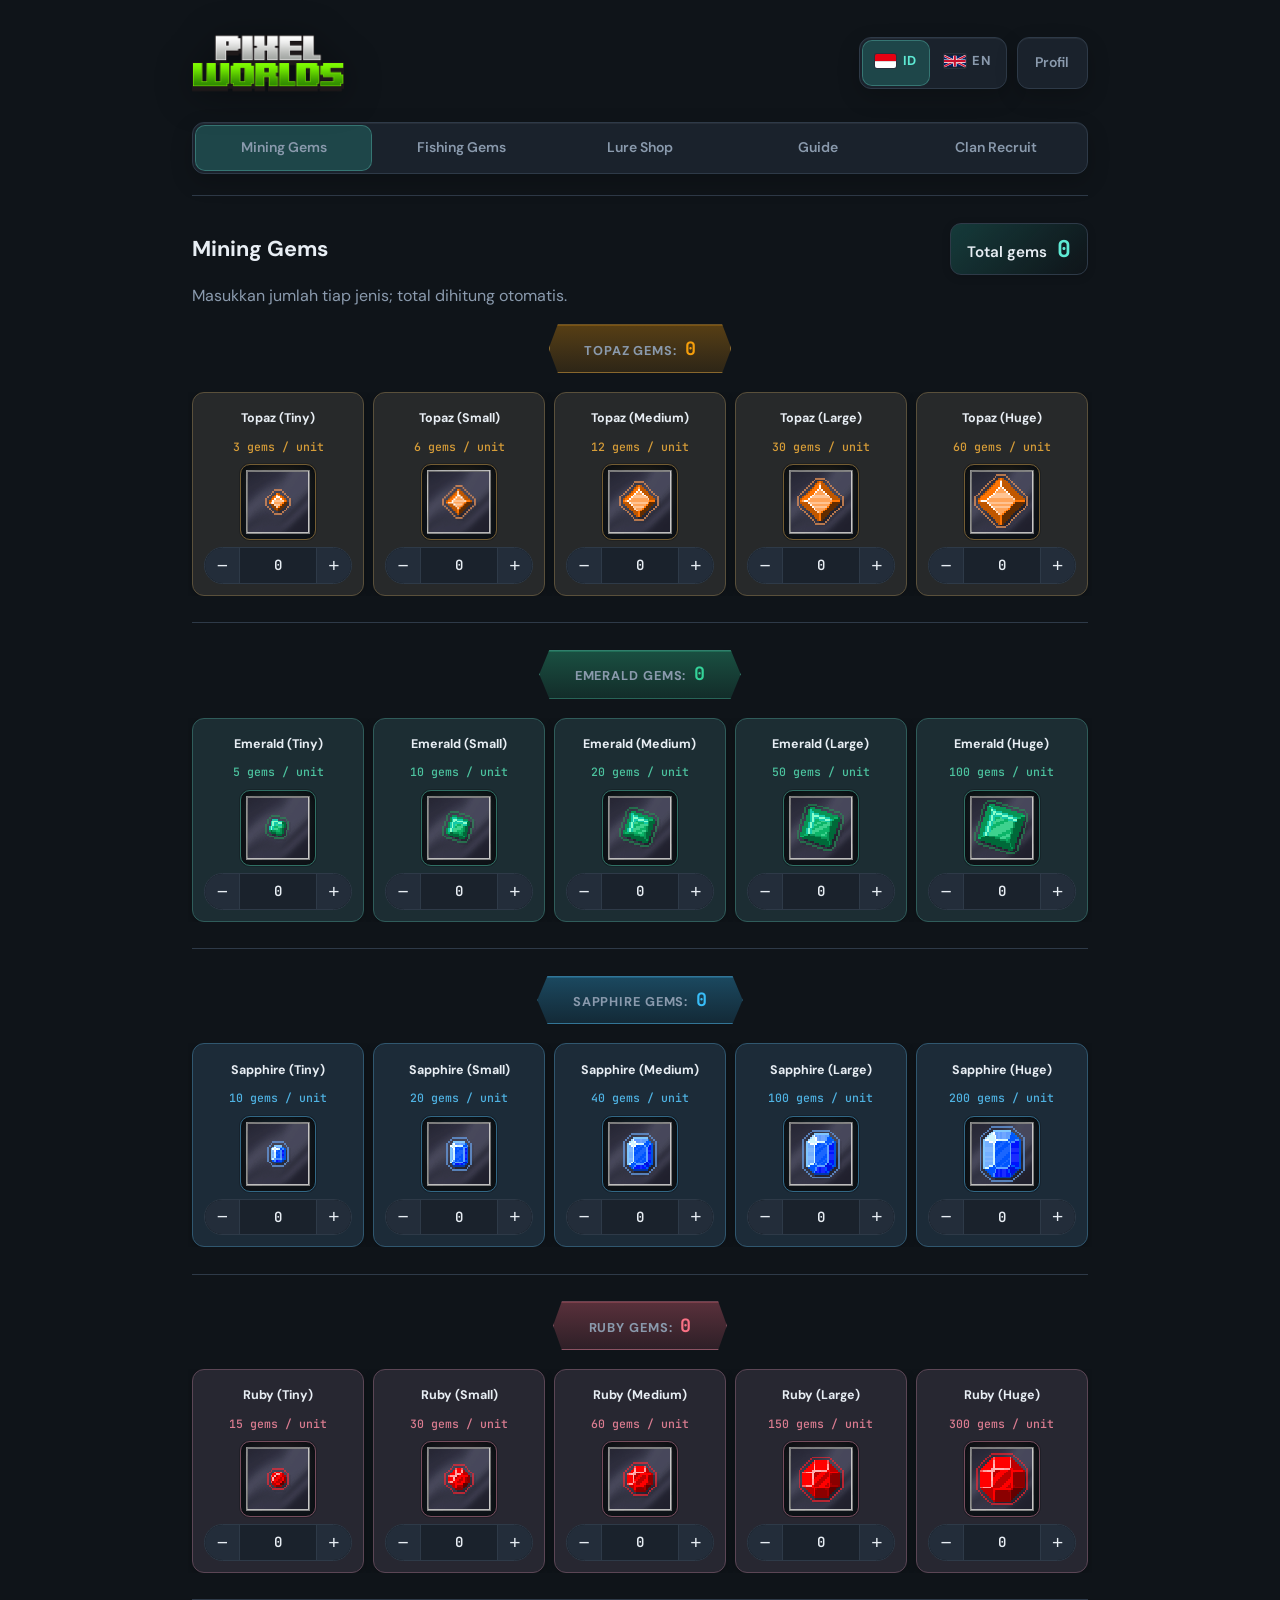
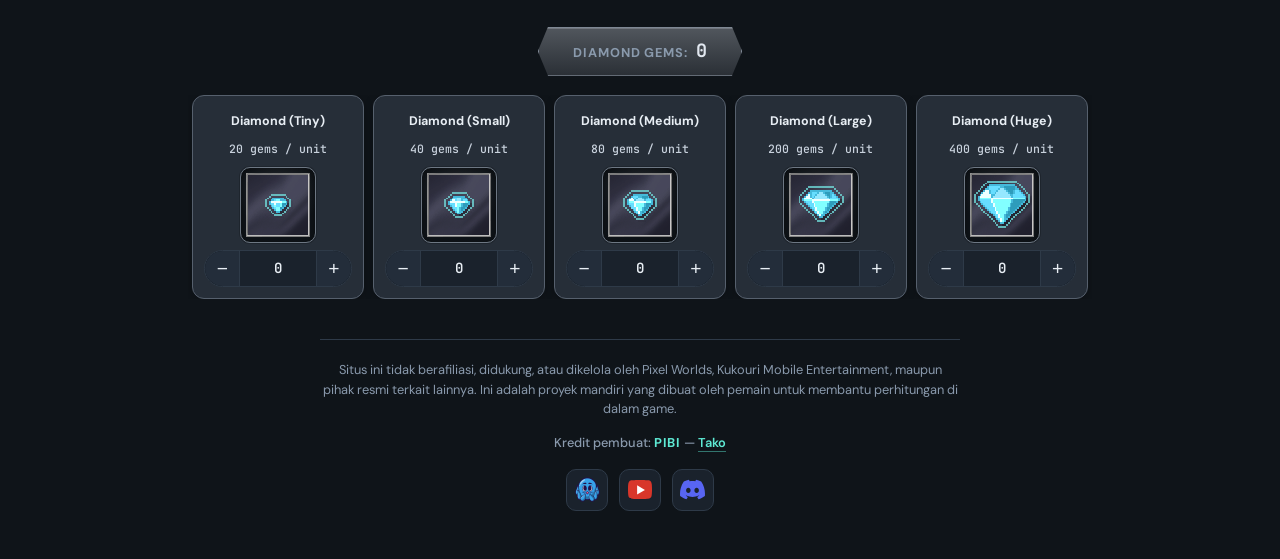
<file: index.html>
<!DOCTYPE html>
<html lang="id">
  <head>
    <meta charset="UTF-8" />
    <meta
      name="viewport"
      content="width=device-width, initial-scale=1, viewport-fit=cover"
    />
    <meta http-equiv="refresh" content="0; url=mining.html" />
    <link rel="canonical" href="mining.html" />
    <title>Pixel Worlds Tools</title>
    <script>
      location.replace("mining.html");
    </script>
  </head>
  <body>
    <p><a href="mining.html">Mining — Pixel Worlds Tools</a></p>
  </body>
</html>
</file>
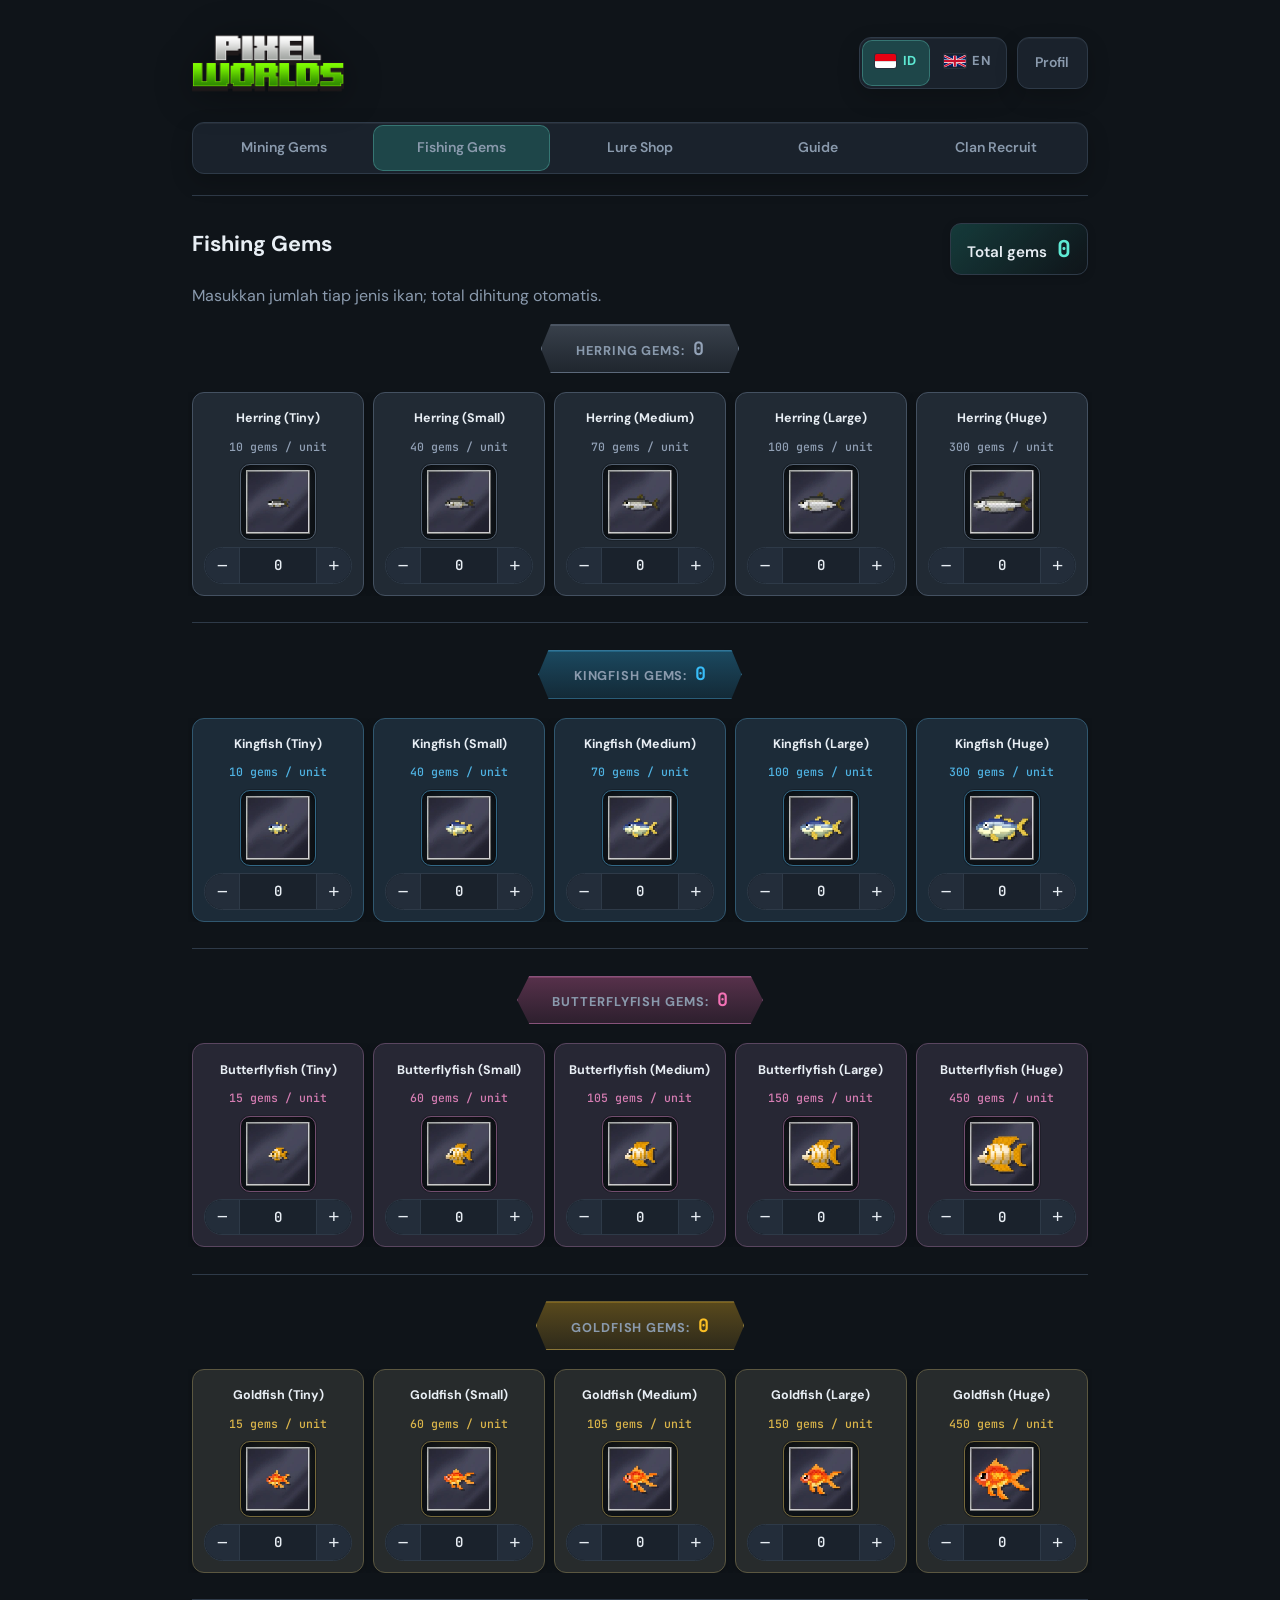
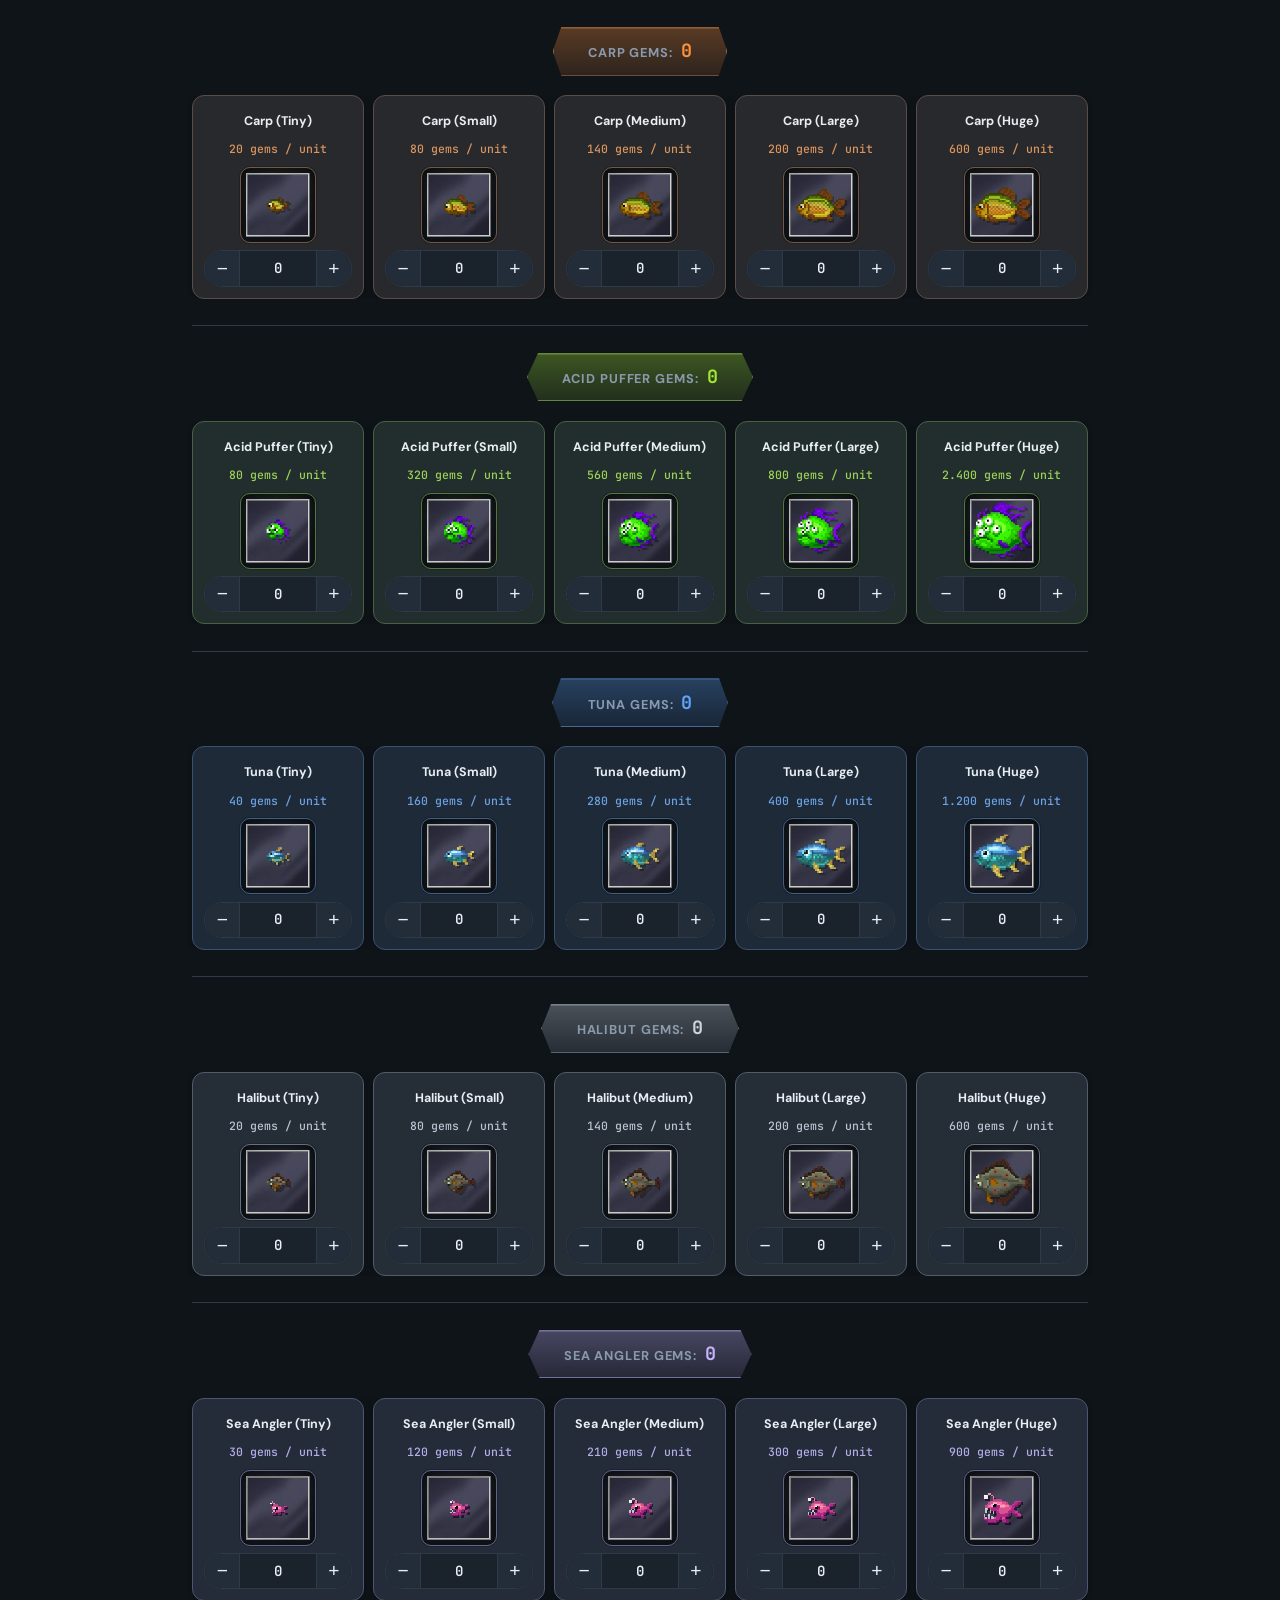
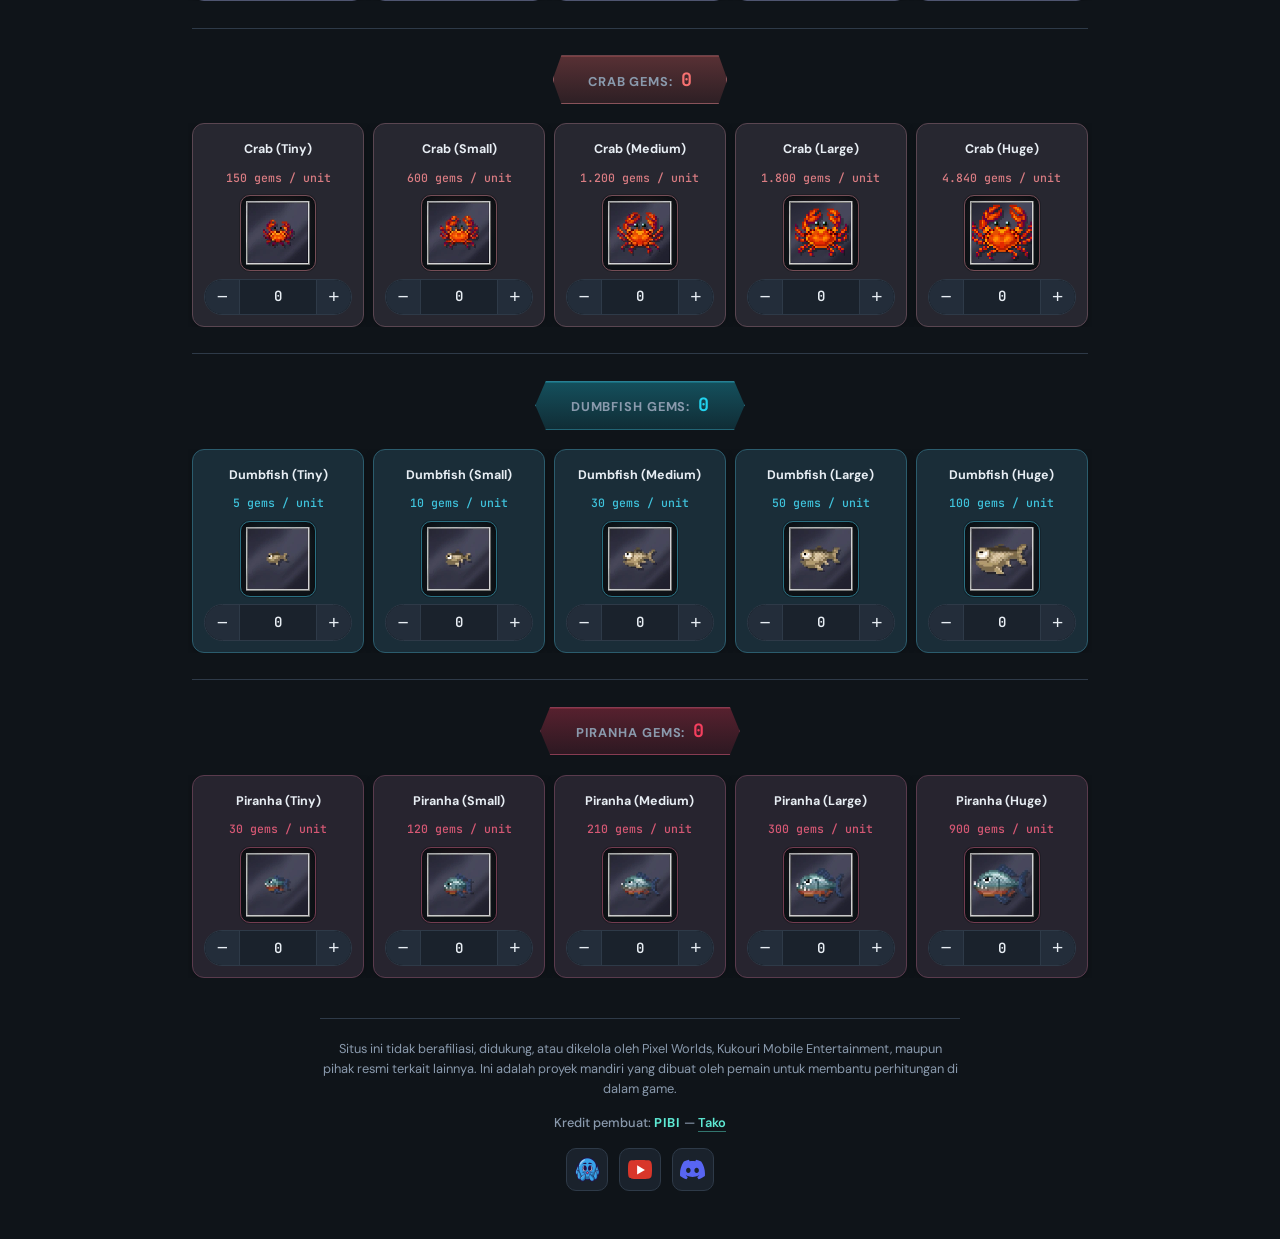
<file: fishing.html>
<!DOCTYPE html>
<html lang="id" data-i18n-title-key="page.fishingTitle">
  <head>
    <meta charset="UTF-8" />
    <script>
      try {
        if (sessionStorage.getItem("pwInternalNav") === "1") {
          document.documentElement.classList.add("page-tx--in");
        }
      } catch (e) {}
    </script>
    <meta
      name="viewport"
      content="width=device-width, initial-scale=1, viewport-fit=cover"
    />
    <meta
      name="description"
      content="Fan-made Pixel Worlds fishing gems calculator. Not affiliated with the game or its publishers."
    />
    <title>Fishing Gems — Pixel Worlds Tools</title>
    <link rel="icon" href="assets/icon1.png" type="image/png" />
    <link rel="apple-touch-icon" href="assets/icon1.png" />
    <link rel="stylesheet" href="css/styles.css" />
    <link rel="preconnect" href="https://fonts.googleapis.com" />
    <link rel="preconnect" href="https://fonts.gstatic.com" crossorigin />
    <link
      href="https://fonts.googleapis.com/css2?family=DM+Sans:ital,opsz,wght@0,9..40,400;0,9..40,600;0,9..40,700;1,9..40,400&family=JetBrains+Mono:wght@500;700&display=swap"
      rel="stylesheet"
    />
  </head>
  <body>
    <div id="page-transition-overlay" class="page-transition-overlay" aria-hidden="true">
      <span class="page-transition-overlay__spinner"></span>
    </div>
    <div class="app">
      <header class="top-nav" role="banner">
        <div class="top-nav__primary">
          <div class="brand-block">
            <h1 class="brand-heading">
              <a href="mining.html" class="brand-heading-link" data-i18n-attr="aria-label|nav.backHomeAria">
                <img
                  class="brand-logo"
                  src="assets/pixelworldslogo.png"
                  alt="Pixel Worlds"
                  decoding="async"
                  fetchpriority="high"
                />
              </a>
            </h1>
          </div>
          <div class="top-nav__primary-end">
            <div
              class="segmented segmented--lang lang-toggle"
              role="group"
              data-i18n-attr="aria-label|nav.langAria"
              aria-label="Bahasa"
            >
              <button
                type="button"
                class="lang-btn lang-btn--active"
                data-lang-btn="id"
                data-lang-set="id"
                aria-pressed="true"
              >
                <span class="lang-btn__inner">
                  <span class="lang-flag" aria-hidden="true">
                    <svg viewBox="0 0 3 2" xmlns="http://www.w3.org/2000/svg" focusable="false">
                      <rect width="3" height="1" fill="#e70011" />
                      <rect width="3" height="1" y="1" fill="#ffffff" />
                    </svg>
                  </span>
                  <span class="lang-btn__label">ID</span>
                </span>
              </button>
              <button
                type="button"
                class="lang-btn"
                data-lang-btn="en"
                data-lang-set="en"
                aria-pressed="false"
              >
                <span class="lang-btn__inner">
                  <span class="lang-flag" aria-hidden="true">
                    <svg viewBox="0 0 60 30" xmlns="http://www.w3.org/2000/svg" focusable="false">
                      <path fill="#012169" d="M0 0h60v30H0z" />
                      <path stroke="#fff" stroke-width="6" d="M0 0l60 30M60 0L0 30" />
                      <path stroke="#c8102e" stroke-width="4" d="M0 0l60 30M60 0L0 30" />
                      <path stroke="#fff" stroke-width="10" d="M30 0v30M0 15h60" />
                      <path stroke="#c8102e" stroke-width="6" d="M30 0v30M0 15h60" />
                    </svg>
                  </span>
                  <span class="lang-btn__label">EN</span>
                </span>
              </button>
            </div>
            <div class="nav-toolbar__profile">
              <a
                href="profile.html"
                class="profile-nav-link"
                data-i18n-attr="aria-label|tab.profileAria"
                aria-label="Profile — open account page"
              >
                <span data-i18n="tab.profile">Profil</span>
              </a>
            </div>
          </div>
        </div>
        <div class="top-nav__tabs-row">
          <nav
            class="segmented segmented--tabs top-nav__tabs tabs"
            data-i18n-attr="aria-label|nav.aria"
            aria-label="Mode kalkulator dan panduan"
          >
            <a href="mining.html" class="tab tab--link" data-i18n-attr="aria-label|tab.miningAria">
              <span data-i18n="tab.mining">Mining Gems</span>
            </a>
            <a
              href="fishing.html"
              class="tab tab--link tab--active"
              aria-current="page"
              data-i18n-attr="aria-label|tab.fishingAria"
            >
              <span data-i18n="tab.fishing">Fishing Gems</span>
            </a>
            <a href="lure-shop.html" class="tab tab--link" data-i18n-attr="aria-label|tab.lureAria">
              <span data-i18n="tab.lure">Lure Shop</span>
            </a>
            <a href="guide.html" class="tab tab--link" data-i18n-attr="aria-label|tab.guideAria">
              <span data-i18n="tab.guide">Guide</span>
            </a>
            <a href="recruit.html" class="tab tab--link" data-i18n-attr="aria-label|tab.recruitAria">
              <span data-i18n="tab.recruit">Clan Recruit</span>
            </a>
          </nav>
        </div>
      </header>

      <main>
        <section id="panel-fishing" class="panel panel--active" aria-labelledby="fishing-heading">
          <div class="panel-head">
            <h2 id="fishing-heading" class="panel-title" data-i18n="fishing.title">Fishing Gems</h2>
            <div
              class="total-inline"
              role="group"
              data-i18n-attr="aria-label|fishing.totalAria"
              aria-label="Total gems fishing"
            >
              <span class="total-label" data-i18n="fishing.totalLabel">Total gems</span>
              <output id="fishing-total" class="total-value" for="fishing-rows">0</output>
            </div>
          </div>
          <p class="panel-desc" data-i18n="fishing.desc">
            Masukkan jumlah tiap jenis ikan; total dihitung otomatis.
          </p>
          <div id="fishing-rows" class="calc-grid"></div>
        </section>
      </main>

      <footer class="footer">
        <p class="footer-disclaimer" data-i18n="footer.disclaimer"></p>
        <p class="footer-credit" data-i18n-html="footer.creditHtml"></p>
        <nav
          class="footer-social"
          data-i18n-attr="aria-label|footer.socialAria"
          aria-label="Tautan sosial pembuat"
        >
          <a
            class="footer-social-link"
            href="https://tako.id/PIBICh"
            target="_blank"
            rel="noopener noreferrer"
            data-i18n-attr="aria-label|footer.takoAria"
            aria-label="PIBI di Tako"
          >
            <img
              class="footer-social-icon footer-social-icon--tako"
              src="assets/takoicon.png"
              alt=""
              width="28"
              height="28"
              decoding="async"
            />
          </a>
          <a
            class="footer-social-link"
            href="https://www.youtube.com/@pibichori"
            target="_blank"
            rel="noopener noreferrer"
            data-i18n-attr="aria-label|footer.youtubeAria"
            aria-label="YouTube PIBI"
          >
            <img
              class="footer-social-icon"
              src="assets/youtubeicon.svg"
              alt=""
              width="28"
              height="28"
              decoding="async"
            />
          </a>
          <a
            class="footer-social-link"
            href="https://discord.gg/WVyTVnRsJ6"
            target="_blank"
            rel="noopener noreferrer"
            data-i18n-attr="aria-label|footer.discordAria"
            aria-label="Discord"
          >
            <img
              class="footer-social-icon"
              src="assets/discordicon.svg"
              alt=""
              width="28"
              height="28"
              decoding="async"
            />
          </a>
        </nav>
      </footer>
    </div>
    <script src="js/page-transition.js"></script>
    <script src="js/i18n.js"></script>
    <script src="js/fishing.js"></script>
    <script src="js/app.js"></script>
  </body>
</html>
</file>
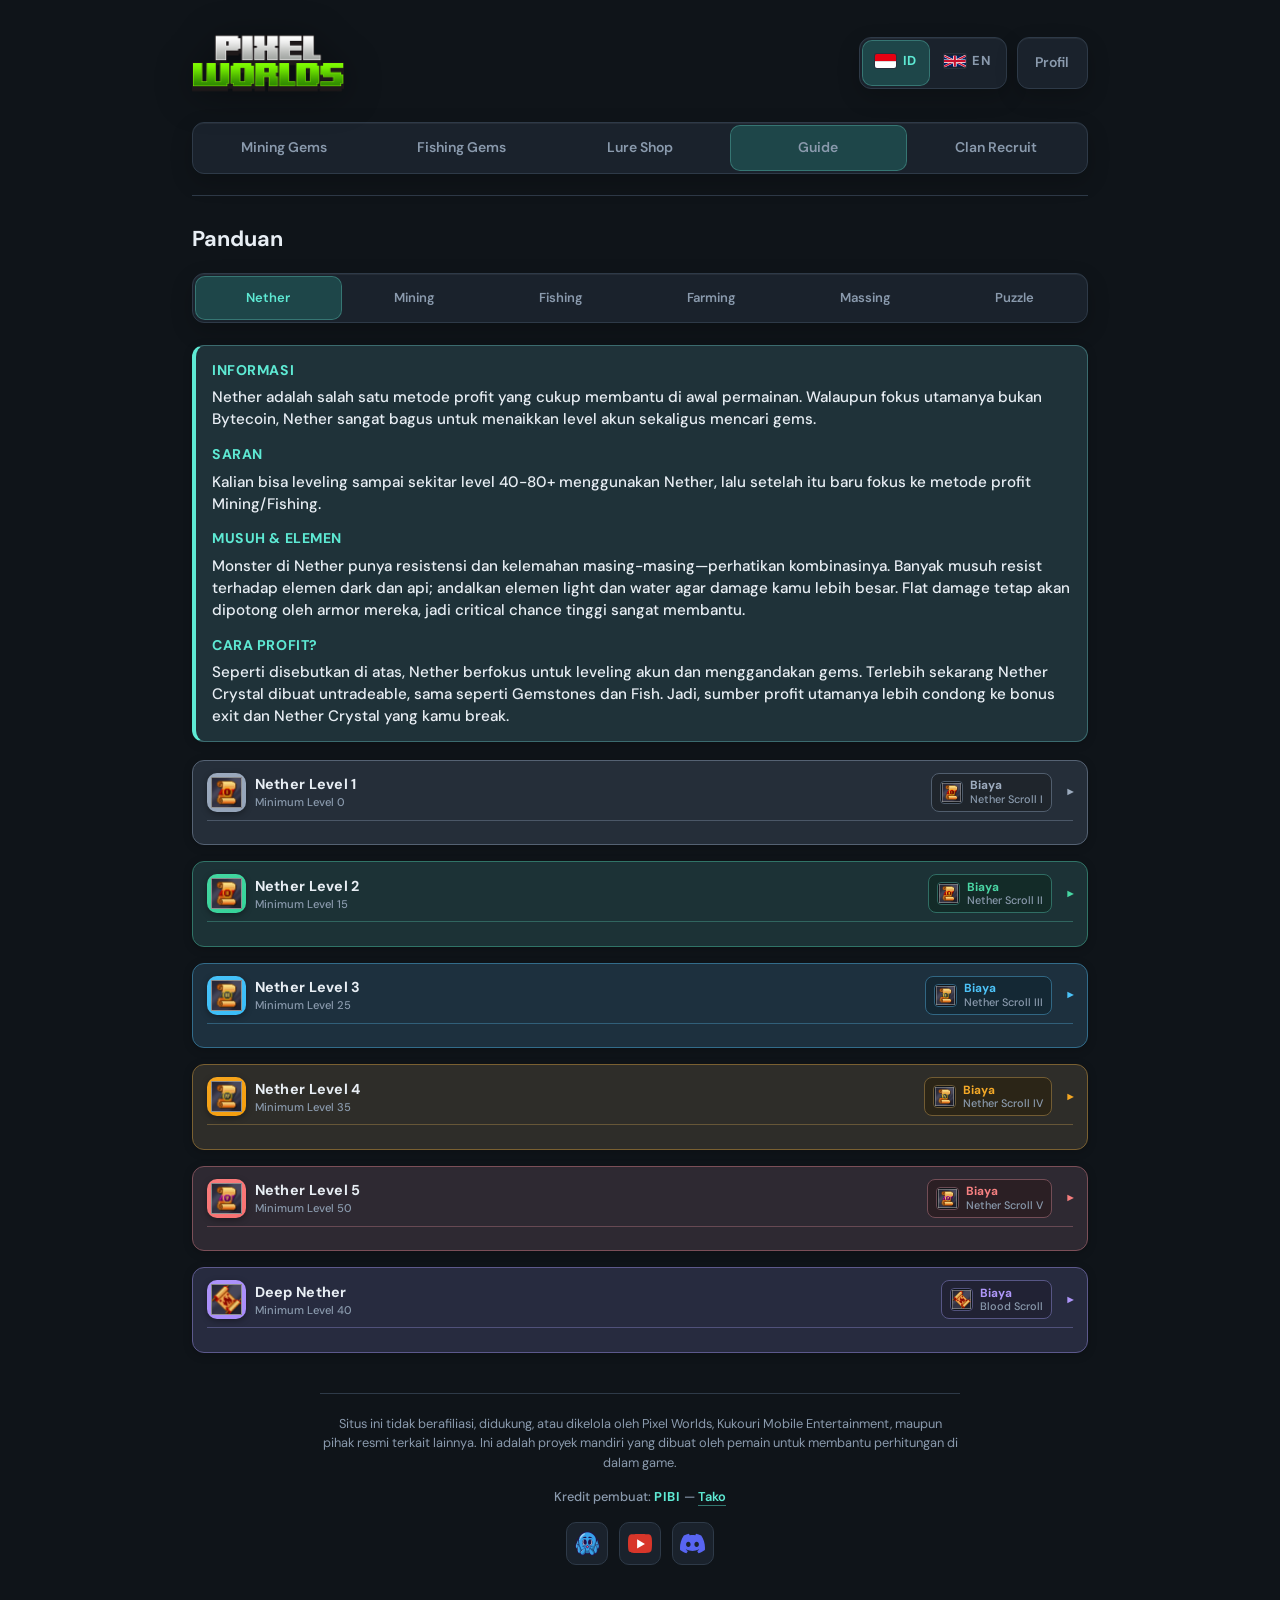
<file: guide.html>
<!DOCTYPE html>
<html lang="id" data-i18n-title-key="page.guideTitle">
  <head>
    <meta charset="UTF-8" />
    <script>
      try {
        if (sessionStorage.getItem("pwInternalNav") === "1") {
          document.documentElement.classList.add("page-tx--in");
        }
      } catch (e) {}
    </script>
    <meta
      name="viewport"
      content="width=device-width, initial-scale=1, viewport-fit=cover"
    />
    <meta
      name="description"
      content="Pixel Worlds Tools — guides for Nether, Mining, Fishing, Farming, and Massing."
    />
    <title>Guide — Pixel Worlds Tools</title>
    <link rel="icon" href="assets/icon1.png" type="image/png" />
    <link rel="apple-touch-icon" href="assets/icon1.png" />
    <link rel="stylesheet" href="css/styles.css" />
    <link rel="preconnect" href="https://fonts.googleapis.com" />
    <link rel="preconnect" href="https://fonts.gstatic.com" crossorigin />
    <link
      href="https://fonts.googleapis.com/css2?family=DM+Sans:ital,opsz,wght@0,9..40,400;0,9..40,600;0,9..40,700;1,9..40,400&family=JetBrains+Mono:wght@500;700&display=swap"
      rel="stylesheet"
    />
  </head>
  <body>
    <div id="page-transition-overlay" class="page-transition-overlay" aria-hidden="true">
      <span class="page-transition-overlay__spinner"></span>
    </div>
    <div class="app">
      <header class="top-nav" role="banner">
        <div class="top-nav__primary">
          <div class="brand-block">
            <h1 class="brand-heading">
              <a href="mining.html" class="brand-heading-link" data-i18n-attr="aria-label|nav.backHomeAria">
                <img
                  class="brand-logo"
                  src="assets/pixelworldslogo.png"
                  alt="Pixel Worlds"
                  decoding="async"
                  fetchpriority="high"
                />
              </a>
            </h1>
          </div>
          <div class="top-nav__primary-end">
            <div
              class="segmented segmented--lang lang-toggle"
              role="group"
              data-i18n-attr="aria-label|nav.langAria"
              aria-label="Bahasa"
            >
              <button
                type="button"
                class="lang-btn lang-btn--active"
                data-lang-btn="id"
                data-lang-set="id"
                aria-pressed="true"
              >
                <span class="lang-btn__inner">
                  <span class="lang-flag" aria-hidden="true">
                    <svg viewBox="0 0 3 2" xmlns="http://www.w3.org/2000/svg" focusable="false">
                      <rect width="3" height="1" fill="#e70011" />
                      <rect width="3" height="1" y="1" fill="#ffffff" />
                    </svg>
                  </span>
                  <span class="lang-btn__label">ID</span>
                </span>
              </button>
              <button
                type="button"
                class="lang-btn"
                data-lang-btn="en"
                data-lang-set="en"
                aria-pressed="false"
              >
                <span class="lang-btn__inner">
                  <span class="lang-flag" aria-hidden="true">
                    <svg viewBox="0 0 60 30" xmlns="http://www.w3.org/2000/svg" focusable="false">
                      <path fill="#012169" d="M0 0h60v30H0z" />
                      <path stroke="#fff" stroke-width="6" d="M0 0l60 30M60 0L0 30" />
                      <path stroke="#c8102e" stroke-width="4" d="M0 0l60 30M60 0L0 30" />
                      <path stroke="#fff" stroke-width="10" d="M30 0v30M0 15h60" />
                      <path stroke="#c8102e" stroke-width="6" d="M30 0v30M0 15h60" />
                    </svg>
                  </span>
                  <span class="lang-btn__label">EN</span>
                </span>
              </button>
            </div>
            <div class="nav-toolbar__profile">
              <a
                href="profile.html"
                class="profile-nav-link"
                data-i18n-attr="aria-label|tab.profileAria"
                aria-label="Profile — open account page"
              >
                <span data-i18n="tab.profile">Profil</span>
              </a>
            </div>
          </div>
        </div>
        <div class="top-nav__tabs-row">
          <nav
            class="segmented segmented--tabs top-nav__tabs tabs"
            data-i18n-attr="aria-label|nav.aria"
            aria-label="Mode kalkulator dan panduan"
          >
            <a href="mining.html" class="tab tab--link" data-i18n-attr="aria-label|tab.miningAria">
              <span data-i18n="tab.mining">Mining Gems</span>
            </a>
            <a href="fishing.html" class="tab tab--link" data-i18n-attr="aria-label|tab.fishingAria">
              <span data-i18n="tab.fishing">Fishing Gems</span>
            </a>
            <a href="lure-shop.html" class="tab tab--link" data-i18n-attr="aria-label|tab.lureAria">
              <span data-i18n="tab.lure">Lure Shop</span>
            </a>
            <a
              href="guide.html"
              class="tab tab--link tab--active"
              aria-current="page"
              data-i18n-attr="aria-label|tab.guideAria"
            >
              <span data-i18n="tab.guide">Guide</span>
            </a>
            <a href="recruit.html" class="tab tab--link" data-i18n-attr="aria-label|tab.recruitAria">
              <span data-i18n="tab.recruit">Clan Recruit</span>
            </a>
          </nav>
        </div>
      </header>

      <main>
        <section id="panel-guide" class="panel panel--active" aria-labelledby="guide-heading">
          <div class="panel-head">
            <h2 id="guide-heading" class="panel-title" data-i18n="guide.title">Guide</h2>
          </div>
          <nav
            class="guide-subtabs segmented segmented--subtabs"
            role="tablist"
            data-i18n-attr="aria-label|guide.subtabsAria"
            aria-label="Pilih topik panduan"
          >
            <button
              type="button"
              class="guide-subtab guide-subtab--active"
              role="tab"
              data-guide-sub="nether"
              aria-selected="true"
            >
              <span data-i18n="guide.subtab.nether">Nether</span>
            </button>
            <button type="button" class="guide-subtab" role="tab" data-guide-sub="mining" aria-selected="false">
              <span data-i18n="guide.subtab.mining">Mining</span>
            </button>
            <button type="button" class="guide-subtab" role="tab" data-guide-sub="fishing" aria-selected="false">
              <span data-i18n="guide.subtab.fishing">Fishing</span>
            </button>
            <button type="button" class="guide-subtab" role="tab" data-guide-sub="farming" aria-selected="false">
              <span data-i18n="guide.subtab.farming">Farming</span>
            </button>
            <button type="button" class="guide-subtab" role="tab" data-guide-sub="massing" aria-selected="false">
              <span data-i18n="guide.subtab.massing">Massing</span>
            </button>
            <button type="button" class="guide-subtab" role="tab" data-guide-sub="puzzle" aria-selected="false">
              <span data-i18n="guide.subtab.puzzle">Puzzle</span>
            </button>
          </nav>

          <div
            id="guide-view-nether"
            class="guide-subpanel guide-subpanel--active"
            role="tabpanel"
            data-guide-panel="nether"
          >
            <div id="guide-nether-root"></div>
          </div>
          <div id="guide-view-mining" class="guide-subpanel" hidden role="tabpanel" data-guide-panel="mining">
            <div id="guide-mining-root"></div>
          </div>
          <div id="guide-view-fishing" class="guide-subpanel" hidden role="tabpanel" data-guide-panel="fishing">
            <div id="guide-fishing-root"></div>
          </div>
          <div id="guide-view-farming" class="guide-subpanel" hidden role="tabpanel" data-guide-panel="farming">
            <div id="guide-farming-root"></div>
          </div>
          <div id="guide-view-massing" class="guide-subpanel" hidden role="tabpanel" data-guide-panel="massing">
            <div id="guide-massing-root"></div>
          </div>
          <div id="guide-view-puzzle" class="guide-subpanel" hidden role="tabpanel" data-guide-panel="puzzle">
            <div id="guide-puzzle-root"></div>
          </div>
        </section>
      </main>

      <footer class="footer">
        <p class="footer-disclaimer" data-i18n="footer.disclaimer"></p>
        <p class="footer-credit" data-i18n-html="footer.creditHtml"></p>
        <nav
          class="footer-social"
          data-i18n-attr="aria-label|footer.socialAria"
          aria-label="Tautan sosial pembuat"
        >
          <a
            class="footer-social-link"
            href="https://tako.id/PIBICh"
            target="_blank"
            rel="noopener noreferrer"
            data-i18n-attr="aria-label|footer.takoAria"
            aria-label="PIBI di Tako"
          >
            <img
              class="footer-social-icon footer-social-icon--tako"
              src="assets/takoicon.png"
              alt=""
              width="28"
              height="28"
              decoding="async"
            />
          </a>
          <a
            class="footer-social-link"
            href="https://www.youtube.com/@pibichori"
            target="_blank"
            rel="noopener noreferrer"
            data-i18n-attr="aria-label|footer.youtubeAria"
            aria-label="YouTube PIBI"
          >
            <img
              class="footer-social-icon"
              src="assets/youtubeicon.svg"
              alt=""
              width="28"
              height="28"
              decoding="async"
            />
          </a>
          <a
            class="footer-social-link"
            href="https://discord.gg/WVyTVnRsJ6"
            target="_blank"
            rel="noopener noreferrer"
            data-i18n-attr="aria-label|footer.discordAria"
            aria-label="Discord"
          >
            <img
              class="footer-social-icon"
              src="assets/discordicon.svg"
              alt=""
              width="28"
              height="28"
              decoding="async"
            />
          </a>
        </nav>
      </footer>
    </div>
    <script src="js/page-transition.js"></script>
    <script src="js/i18n.js"></script>
    <script src="js/fossil-puzzle.js"></script>
    <script src="js/guide.js"></script>
    <script src="js/app.js"></script>
  </body>
</html>
</file>
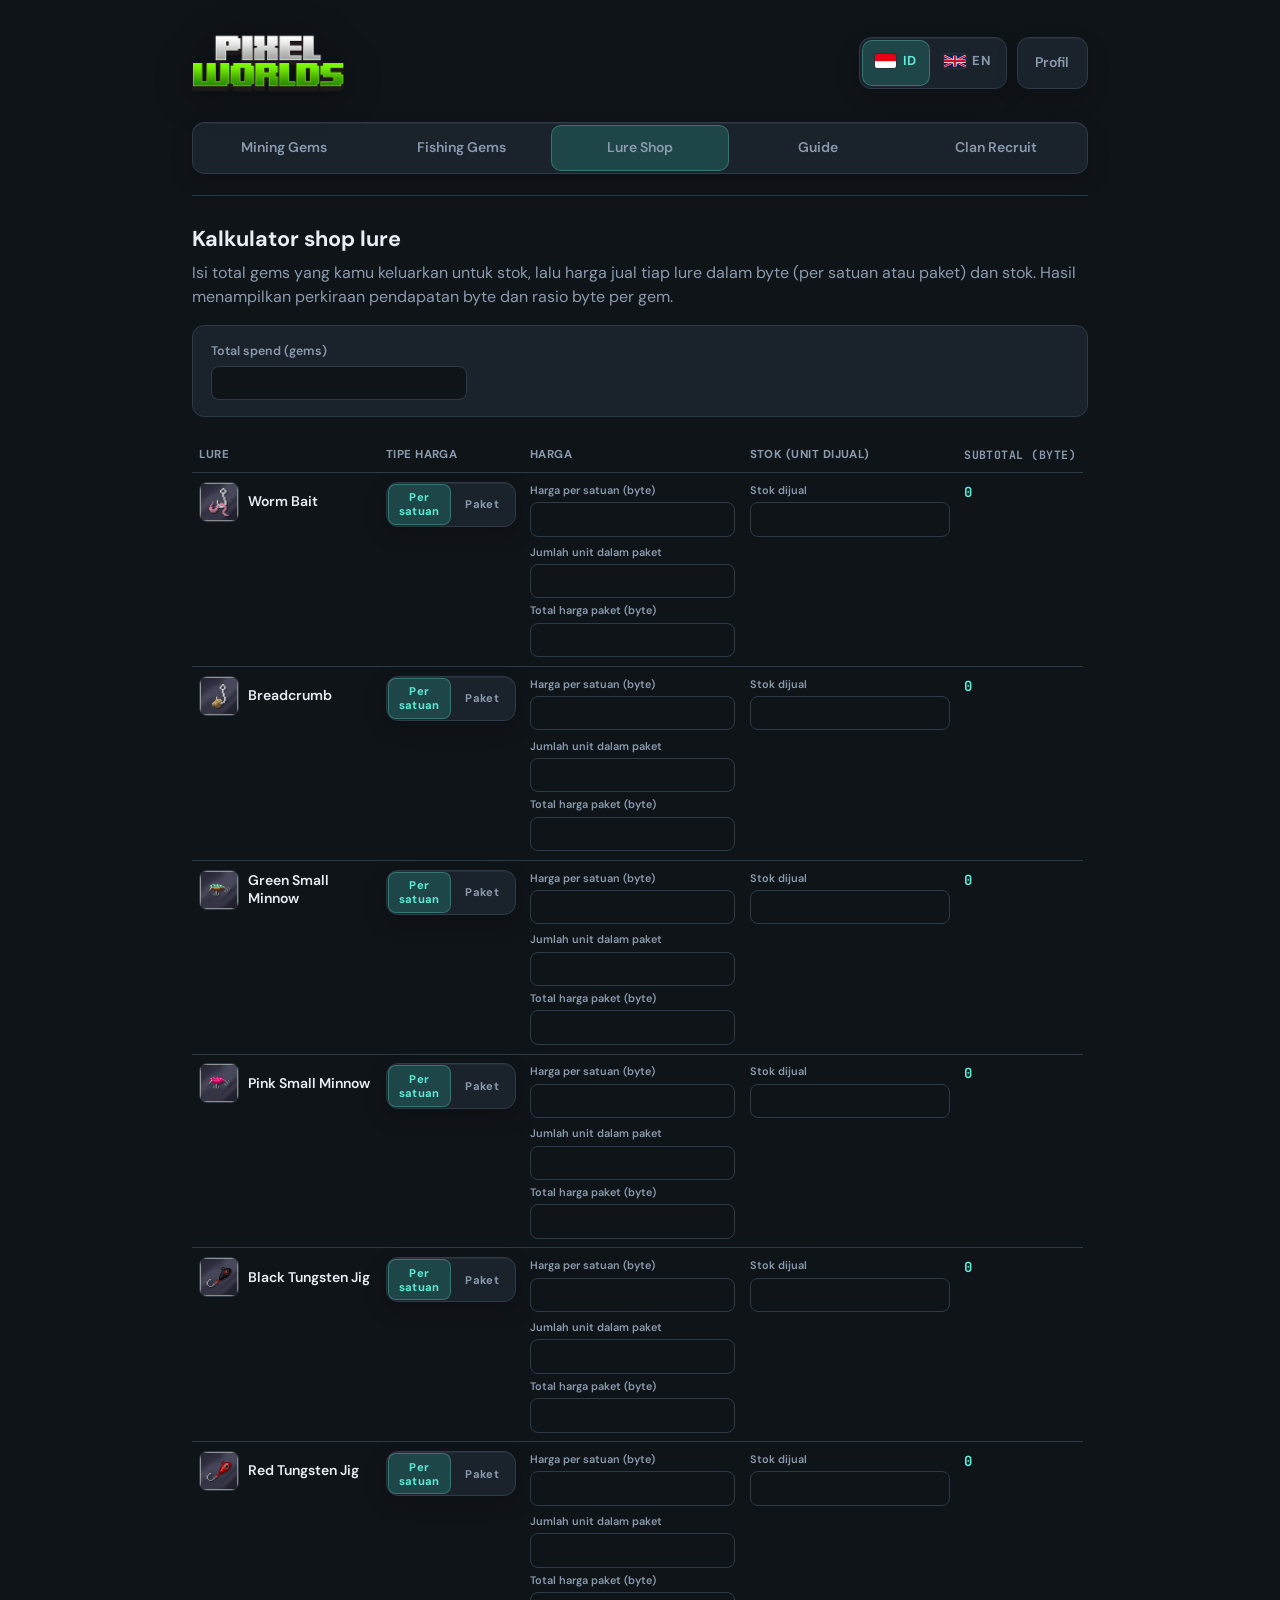
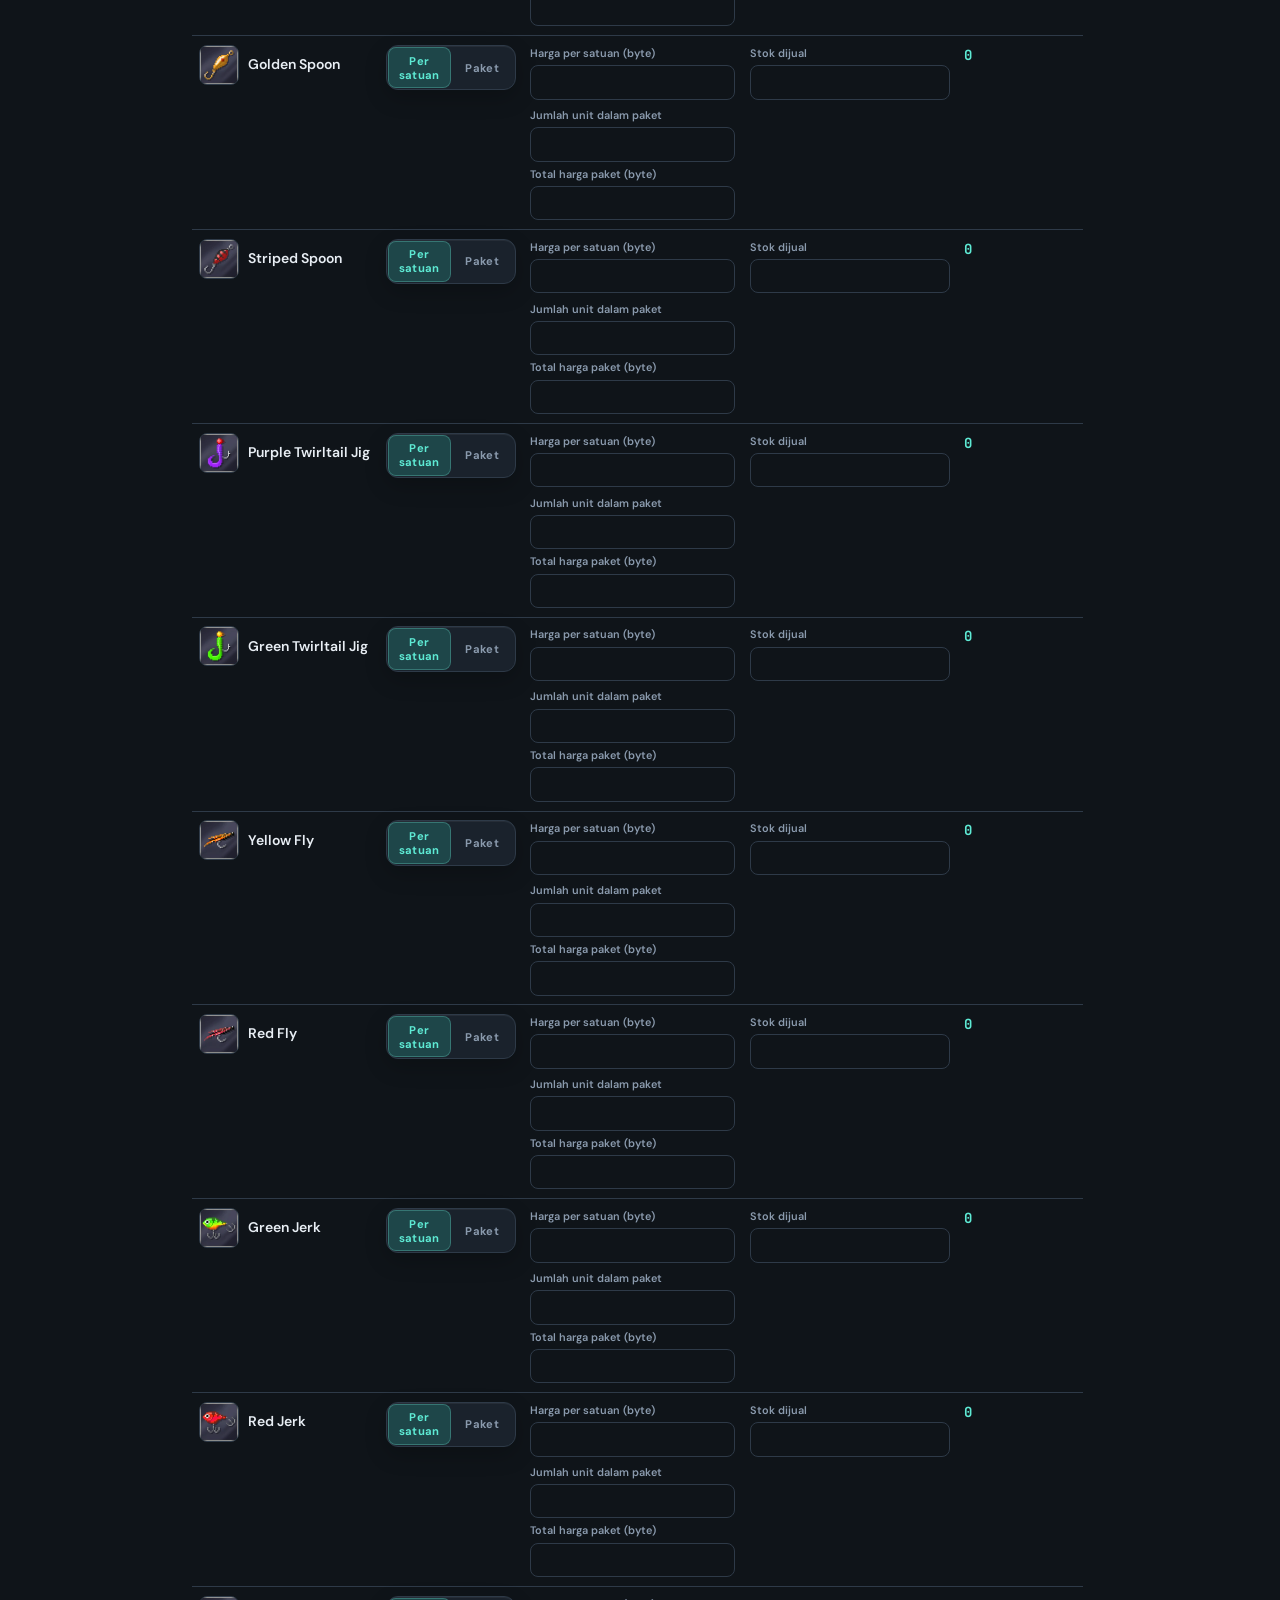
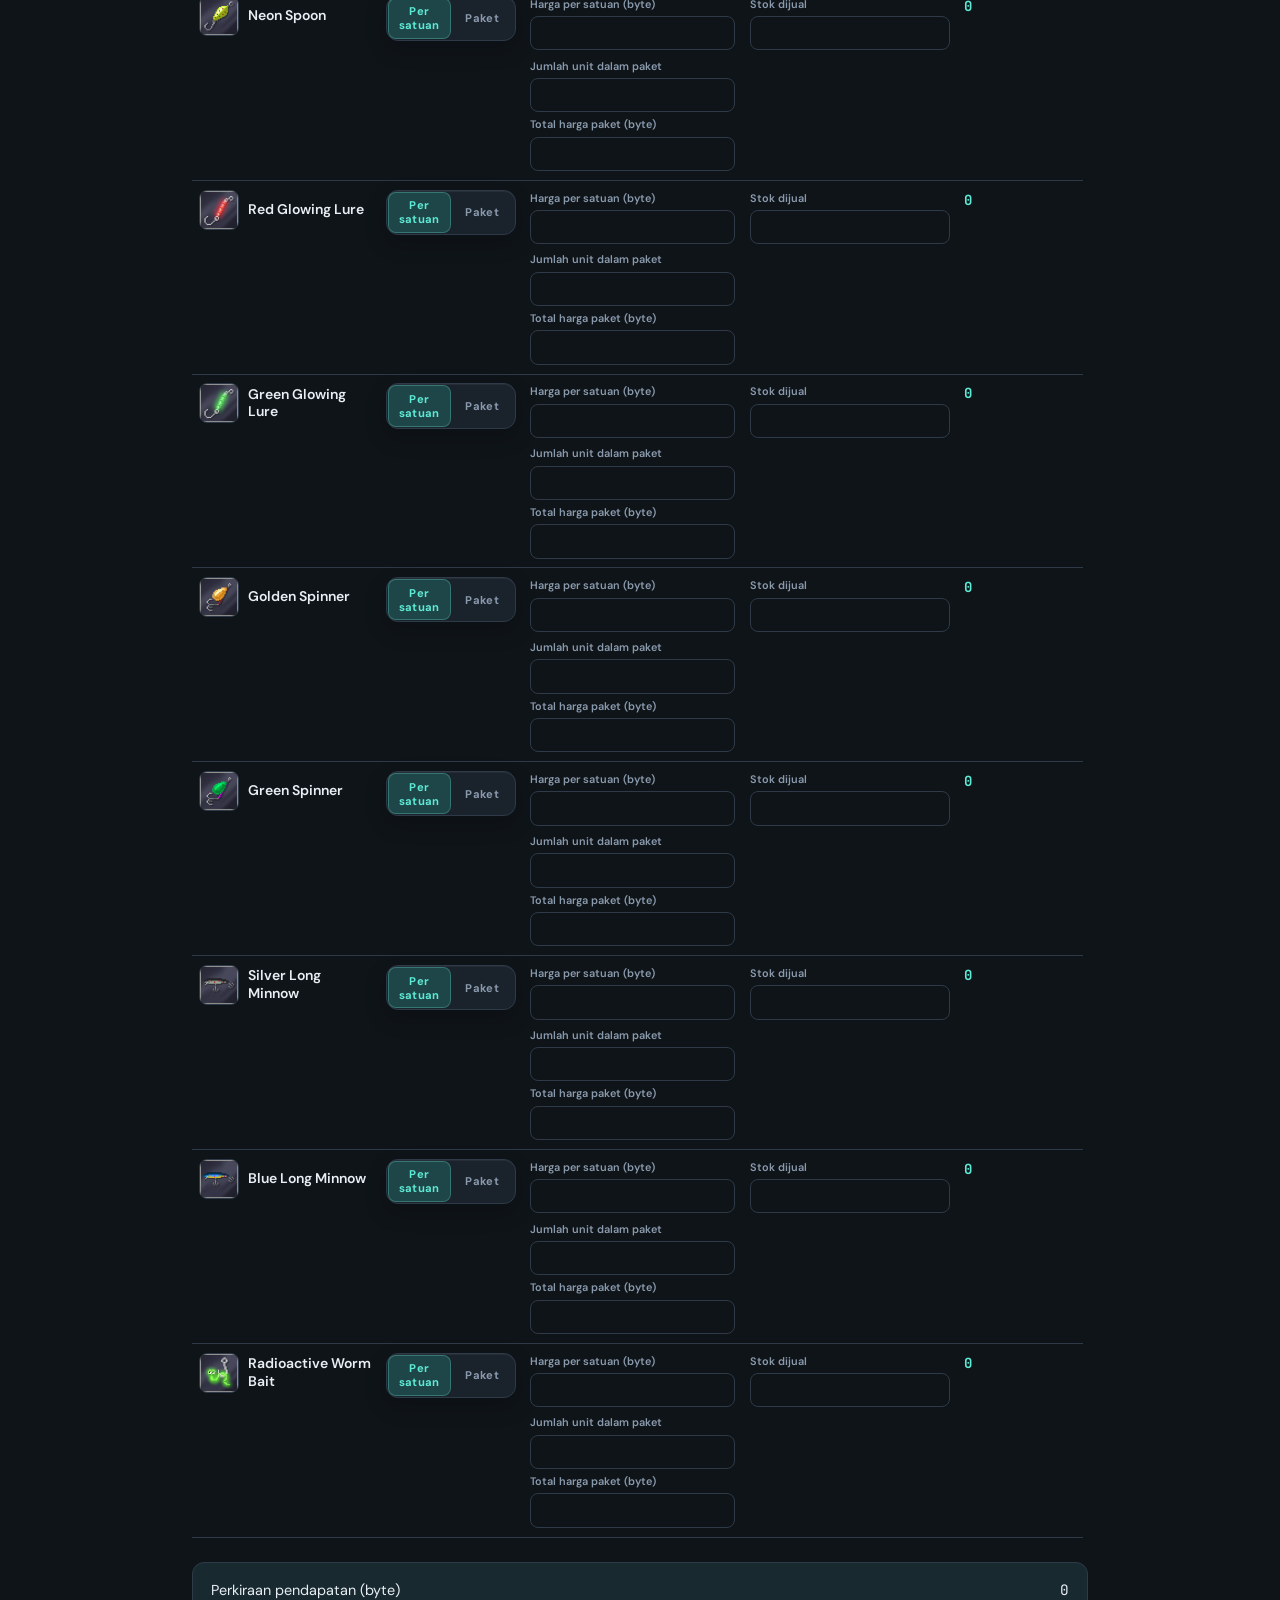
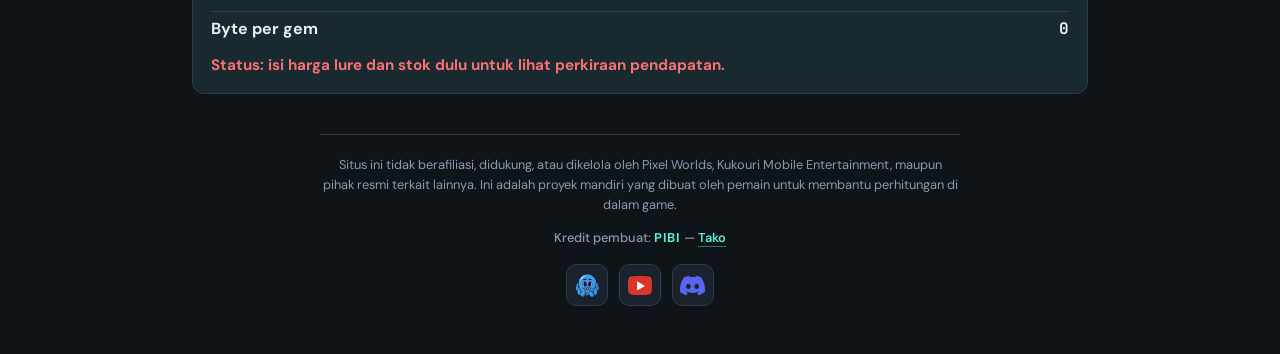
<file: lure-shop.html>
<!DOCTYPE html>
<html lang="id" data-i18n-title-key="page.lureShopTitle">
  <head>
    <meta charset="UTF-8" />
    <script>
      try {
        if (sessionStorage.getItem("pwInternalNav") === "1") {
          document.documentElement.classList.add("page-tx--in");
        }
      } catch (e) {}
    </script>
    <meta
      name="viewport"
      content="width=device-width, initial-scale=1, viewport-fit=cover"
    />
    <meta
      name="description"
      content="Pixel Worlds lure shop calculator — set prices and stock, estimate profit."
    />
    <title>Lure Shop — Pixel Worlds Tools</title>
    <link rel="icon" href="assets/icon1.png" type="image/png" />
    <link rel="apple-touch-icon" href="assets/icon1.png" />
    <link rel="stylesheet" href="css/styles.css" />
    <link rel="preconnect" href="https://fonts.googleapis.com" />
    <link rel="preconnect" href="https://fonts.gstatic.com" crossorigin />
    <link
      href="https://fonts.googleapis.com/css2?family=DM+Sans:ital,opsz,wght@0,9..40,400;0,9..40,600;0,9..40,700;1,9..40,400&family=JetBrains+Mono:wght@500;700&display=swap"
      rel="stylesheet"
    />
  </head>
  <body>
    <div id="page-transition-overlay" class="page-transition-overlay" aria-hidden="true">
      <span class="page-transition-overlay__spinner"></span>
    </div>
    <div class="app">
      <header class="top-nav" role="banner">
        <div class="top-nav__primary">
          <div class="brand-block">
            <h1 class="brand-heading">
              <a href="mining.html" class="brand-heading-link" data-i18n-attr="aria-label|nav.backHomeAria">
                <img
                  class="brand-logo"
                  src="assets/pixelworldslogo.png"
                  alt="Pixel Worlds"
                  decoding="async"
                  fetchpriority="high"
                />
              </a>
            </h1>
          </div>
          <div class="top-nav__primary-end">
            <div
              class="segmented segmented--lang lang-toggle"
              role="group"
              data-i18n-attr="aria-label|nav.langAria"
              aria-label="Bahasa"
            >
              <button
                type="button"
                class="lang-btn lang-btn--active"
                data-lang-btn="id"
                data-lang-set="id"
                aria-pressed="true"
              >
                <span class="lang-btn__inner">
                  <span class="lang-flag" aria-hidden="true">
                    <svg viewBox="0 0 3 2" xmlns="http://www.w3.org/2000/svg" focusable="false">
                      <rect width="3" height="1" fill="#e70011" />
                      <rect width="3" height="1" y="1" fill="#ffffff" />
                    </svg>
                  </span>
                  <span class="lang-btn__label">ID</span>
                </span>
              </button>
              <button
                type="button"
                class="lang-btn"
                data-lang-btn="en"
                data-lang-set="en"
                aria-pressed="false"
              >
                <span class="lang-btn__inner">
                  <span class="lang-flag" aria-hidden="true">
                    <svg viewBox="0 0 60 30" xmlns="http://www.w3.org/2000/svg" focusable="false">
                      <path fill="#012169" d="M0 0h60v30H0z" />
                      <path stroke="#fff" stroke-width="6" d="M0 0l60 30M60 0L0 30" />
                      <path stroke="#c8102e" stroke-width="4" d="M0 0l60 30M60 0L0 30" />
                      <path stroke="#fff" stroke-width="10" d="M30 0v30M0 15h60" />
                      <path stroke="#c8102e" stroke-width="6" d="M30 0v30M0 15h60" />
                    </svg>
                  </span>
                  <span class="lang-btn__label">EN</span>
                </span>
              </button>
            </div>
            <div class="nav-toolbar__profile">
              <a
                href="profile.html"
                class="profile-nav-link"
                data-i18n-attr="aria-label|tab.profileAria"
                aria-label="Profile — open account page"
              >
                <span data-i18n="tab.profile">Profil</span>
              </a>
            </div>
          </div>
        </div>
        <div class="top-nav__tabs-row">
          <nav
            class="segmented segmented--tabs top-nav__tabs tabs"
            data-i18n-attr="aria-label|nav.aria"
            aria-label="Mode kalkulator dan panduan"
          >
            <a href="mining.html" class="tab tab--link" data-i18n-attr="aria-label|tab.miningAria">
              <span data-i18n="tab.mining">Mining Gems</span>
            </a>
            <a href="fishing.html" class="tab tab--link" data-i18n-attr="aria-label|tab.fishingAria">
              <span data-i18n="tab.fishing">Fishing Gems</span>
            </a>
            <a
              href="lure-shop.html"
              class="tab tab--link tab--active"
              aria-current="page"
              data-i18n-attr="aria-label|tab.lureAria"
            >
              <span data-i18n="tab.lure">Lure Shop</span>
            </a>
            <a href="guide.html" class="tab tab--link" data-i18n-attr="aria-label|tab.guideAria">
              <span data-i18n="tab.guide">Guide</span>
            </a>
            <a href="recruit.html" class="tab tab--link" data-i18n-attr="aria-label|tab.recruitAria">
              <span data-i18n="tab.recruit">Clan Recruit</span>
            </a>
          </nav>
        </div>
      </header>

      <main>
        <section
          id="lure-shop-section"
          class="panel panel--active lure-shop lure-shop--page"
          aria-labelledby="lure-shop-heading"
        >
          <div class="panel-head lure-shop__head">
            <h2 id="lure-shop-heading" class="panel-title" data-i18n="lureShop.title">Shop lure calculator</h2>
          </div>
          <p class="panel-desc" data-i18n="lureShop.desc">
            Enter your stock cost, set each lure price (per unit or pack), stock to sell, then check profit.
          </p>

          <div class="lure-shop-spend" role="group" data-i18n-attr="aria-label|lureShop.spendGroupAria">
            <div class="lure-shop-spend__field lure-shop-spend__field--wide">
              <label class="lure-shop-label" for="lure-shop-spend-gems" data-i18n="lureShop.spendBytesLabel">Total spend (gems)</label>
              <input
                id="lure-shop-spend-gems"
                class="lure-shop-input lure-shop-input--meta lure-shop-input--spend-only"
                type="number"
                inputmode="decimal"
                min="0"
                step="any"
                value=""
                autocomplete="off"
                data-i18n-attr="aria-label|lureShop.spendBytesAria"
              />
            </div>
          </div>

          <div class="lure-shop-table-wrap">
            <table class="lure-shop-table" aria-describedby="lure-shop-heading">
              <thead>
                <tr>
                  <th scope="col" data-i18n="lureShop.col.lure">Lure</th>
                  <th scope="col" data-i18n="lureShop.col.mode">Price type</th>
                  <th scope="col" data-i18n="lureShop.col.price">Price</th>
                  <th scope="col" data-i18n="lureShop.col.stock">Stock (units to sell)</th>
                  <th scope="col" class="lure-shop-table__num" data-i18n="lureShop.col.subtotal">Subtotal (byte)</th>
                </tr>
              </thead>
              <tbody id="lure-shop-tbody"></tbody>
            </table>
          </div>

          <div class="lure-shop-summary" aria-live="polite">
            <div class="lure-shop-summary__row">
              <span data-i18n="lureShop.revByteLabel">Estimated revenue (byte)</span>
              <output id="lure-shop-revenue-byte" class="lure-shop-summary__val">0</output>
            </div>
            <div class="lure-shop-summary__row lure-shop-summary__row--strong">
              <span data-i18n="lureShop.profitLabel">Byte per gem</span>
              <output id="lure-shop-byte-per-gem" class="lure-shop-summary__val">0</output>
            </div>
            <p id="lure-shop-status" class="lure-shop-status" role="status"></p>
          </div>
        </section>
      </main>

      <footer class="footer">
        <p class="footer-disclaimer" data-i18n="footer.disclaimer"></p>
        <p class="footer-credit" data-i18n-html="footer.creditHtml"></p>
        <nav
          class="footer-social"
          data-i18n-attr="aria-label|footer.socialAria"
          aria-label="Tautan sosial pembuat"
        >
          <a
            class="footer-social-link"
            href="https://tako.id/PIBICh"
            target="_blank"
            rel="noopener noreferrer"
            data-i18n-attr="aria-label|footer.takoAria"
            aria-label="PIBI di Tako"
          >
            <img
              class="footer-social-icon footer-social-icon--tako"
              src="assets/takoicon.png"
              alt=""
              width="28"
              height="28"
              decoding="async"
            />
          </a>
          <a
            class="footer-social-link"
            href="https://www.youtube.com/@pibichori"
            target="_blank"
            rel="noopener noreferrer"
            data-i18n-attr="aria-label|footer.youtubeAria"
            aria-label="YouTube PIBI"
          >
            <img
              class="footer-social-icon"
              src="assets/youtubeicon.svg"
              alt=""
              width="28"
              height="28"
              decoding="async"
            />
          </a>
          <a
            class="footer-social-link"
            href="https://discord.gg/WVyTVnRsJ6"
            target="_blank"
            rel="noopener noreferrer"
            data-i18n-attr="aria-label|footer.discordAria"
            aria-label="Discord"
          >
            <img
              class="footer-social-icon"
              src="assets/discordicon.svg"
              alt=""
              width="28"
              height="28"
              decoding="async"
            />
          </a>
        </nav>
      </footer>
    </div>
    <script src="js/page-transition.js"></script>
    <script src="js/i18n.js"></script>
    <script src="js/lure-shop.js"></script>
    <script src="js/app.js"></script>
  </body>
</html>
</file>
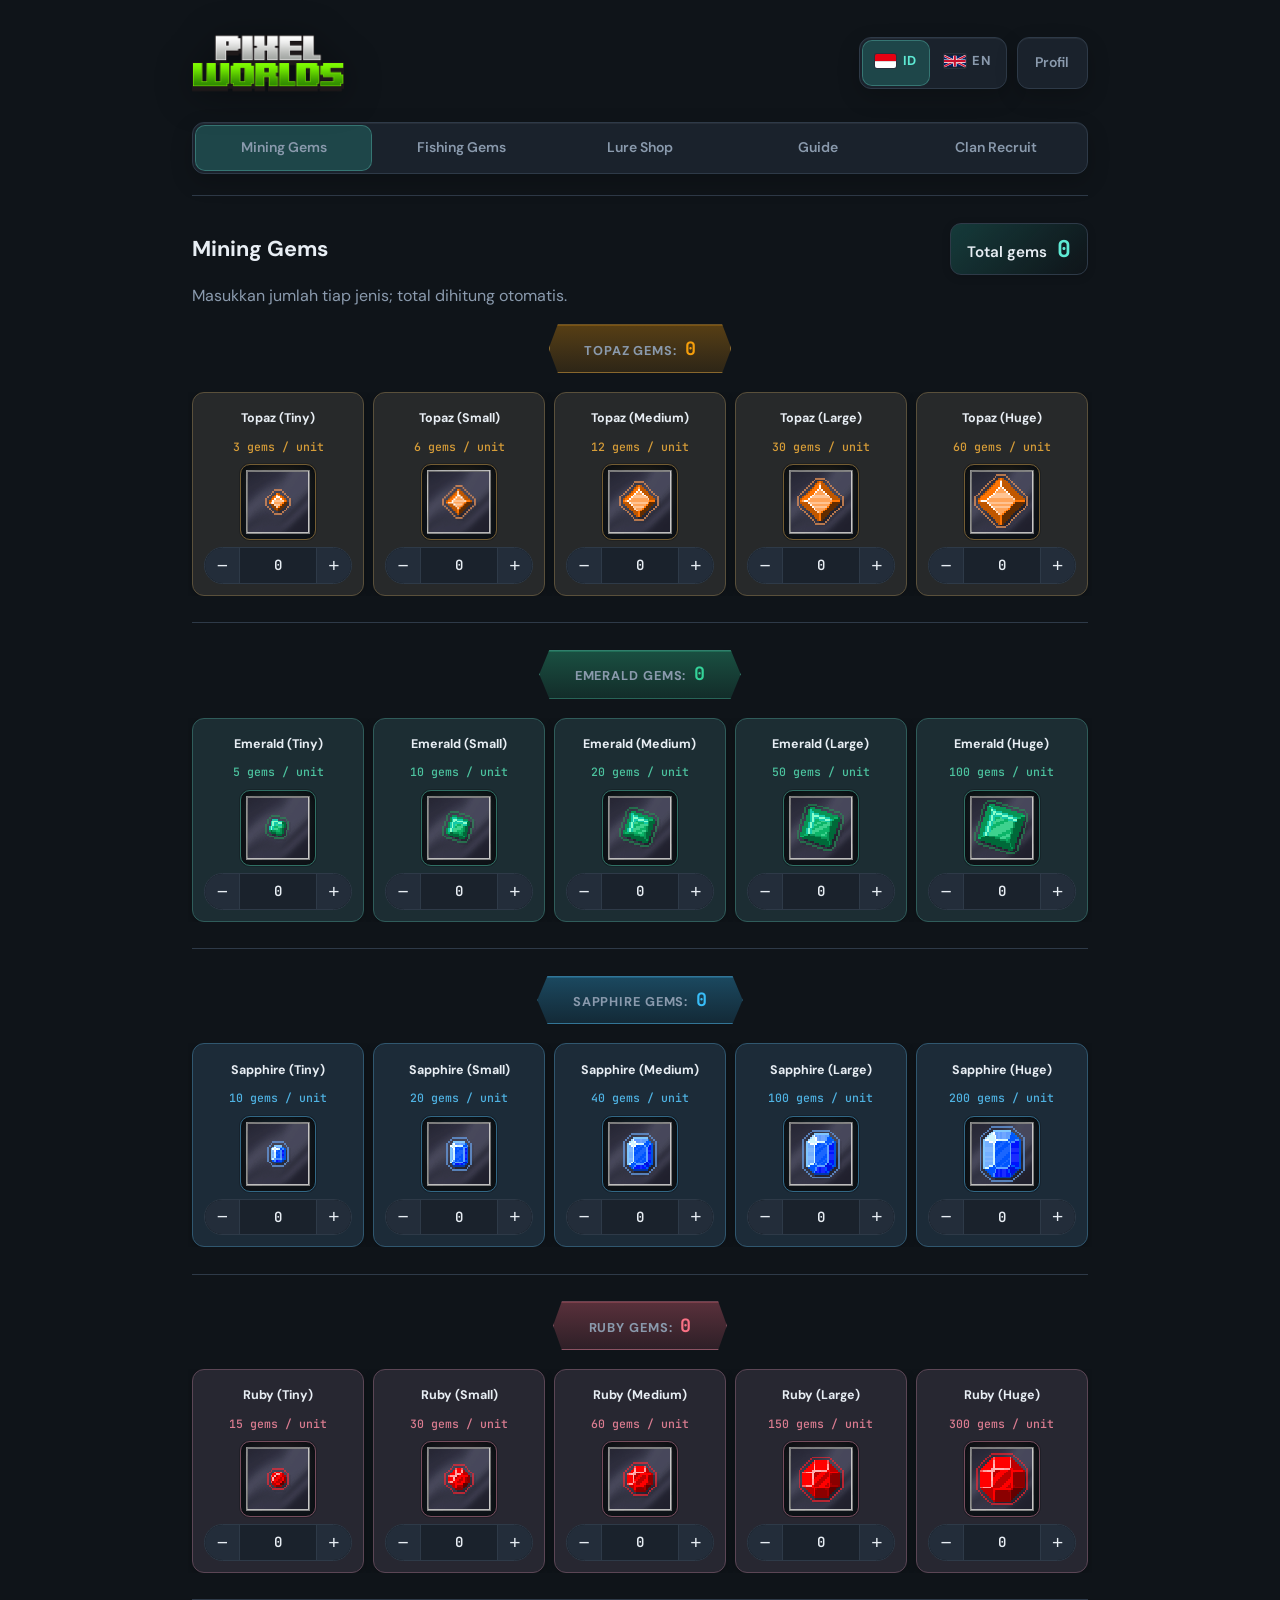
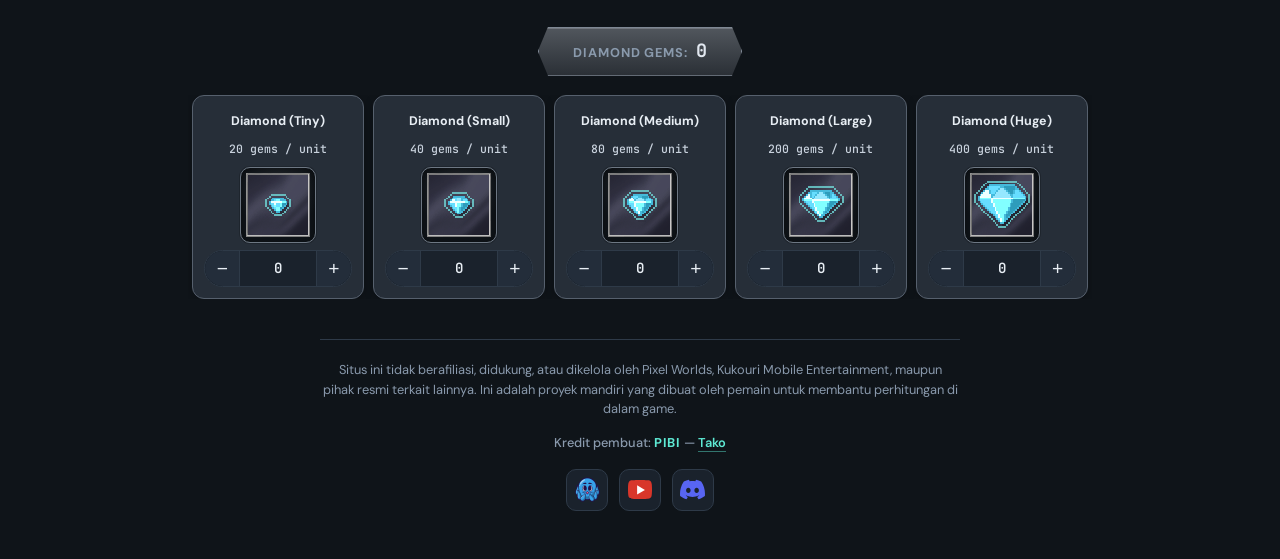
<file: mining.html>
<!DOCTYPE html>
<html lang="id">
  <head>
    <meta charset="UTF-8" />
    <script>
      try {
        if (sessionStorage.getItem("pwInternalNav") === "1") {
          document.documentElement.classList.add("page-tx--in");
        }
      } catch (e) {}
    </script>
    <meta
      name="viewport"
      content="width=device-width, initial-scale=1, viewport-fit=cover"
    />
    <meta
      name="description"
      content="Fan-made Pixel Worlds gems calculator for mining. Not affiliated with the game or its publishers."
    />
    <title>Pixel Worlds Tools</title>
    <link rel="icon" href="assets/icon1.png" type="image/png" />
    <link rel="apple-touch-icon" href="assets/icon1.png" />
    <link rel="stylesheet" href="css/styles.css" />
    <link rel="preconnect" href="https://fonts.googleapis.com" />
    <link rel="preconnect" href="https://fonts.gstatic.com" crossorigin />
    <link
      href="https://fonts.googleapis.com/css2?family=DM+Sans:ital,opsz,wght@0,9..40,400;0,9..40,600;0,9..40,700;1,9..40,400&family=JetBrains+Mono:wght@500;700&display=swap"
      rel="stylesheet"
    />
  </head>
  <body>
    <div id="page-transition-overlay" class="page-transition-overlay" aria-hidden="true">
      <span class="page-transition-overlay__spinner"></span>
    </div>
    <div class="app">
      <header class="top-nav" role="banner">
        <div class="top-nav__primary">
          <div class="brand-block">
            <h1 class="brand-heading">
              <a href="mining.html" class="brand-heading-link" data-i18n-attr="aria-label|nav.backHomeAria">
                <img
                  class="brand-logo"
                  src="assets/pixelworldslogo.png"
                  alt="Pixel Worlds"
                  decoding="async"
                  fetchpriority="high"
                />
              </a>
            </h1>
          </div>
          <div class="top-nav__primary-end">
            <div
              class="segmented segmented--lang lang-toggle"
              role="group"
              data-i18n-attr="aria-label|nav.langAria"
              aria-label="Bahasa"
            >
              <button
                type="button"
                class="lang-btn lang-btn--active"
                data-lang-btn="id"
                data-lang-set="id"
                aria-pressed="true"
              >
                <span class="lang-btn__inner">
                  <span class="lang-flag" aria-hidden="true">
                    <svg viewBox="0 0 3 2" xmlns="http://www.w3.org/2000/svg" focusable="false">
                      <rect width="3" height="1" fill="#e70011" />
                      <rect width="3" height="1" y="1" fill="#ffffff" />
                    </svg>
                  </span>
                  <span class="lang-btn__label">ID</span>
                </span>
              </button>
              <button
                type="button"
                class="lang-btn"
                data-lang-btn="en"
                data-lang-set="en"
                aria-pressed="false"
              >
                <span class="lang-btn__inner">
                  <span class="lang-flag" aria-hidden="true">
                    <svg viewBox="0 0 60 30" xmlns="http://www.w3.org/2000/svg" focusable="false">
                      <path fill="#012169" d="M0 0h60v30H0z" />
                      <path stroke="#fff" stroke-width="6" d="M0 0l60 30M60 0L0 30" />
                      <path stroke="#c8102e" stroke-width="4" d="M0 0l60 30M60 0L0 30" />
                      <path stroke="#fff" stroke-width="10" d="M30 0v30M0 15h60" />
                      <path stroke="#c8102e" stroke-width="6" d="M30 0v30M0 15h60" />
                    </svg>
                  </span>
                  <span class="lang-btn__label">EN</span>
                </span>
              </button>
            </div>
            <div class="nav-toolbar__profile">
              <a
                href="profile.html"
                class="profile-nav-link"
                data-i18n-attr="aria-label|tab.profileAria"
                aria-label="Profile — open account page"
              >
                <span data-i18n="tab.profile">Profil</span>
              </a>
            </div>
          </div>
        </div>
        <div class="top-nav__tabs-row">
          <nav
            class="segmented segmented--tabs top-nav__tabs tabs"
            data-i18n-attr="aria-label|nav.aria"
            aria-label="Mode kalkulator dan panduan"
          >
            <a
              href="mining.html"
              class="tab tab--link tab--active"
              aria-current="page"
              data-i18n-attr="aria-label|tab.miningAria"
            >
              <span data-i18n="tab.mining">Mining Gems</span>
            </a>
            <a href="fishing.html" class="tab tab--link" data-i18n-attr="aria-label|tab.fishingAria">
              <span data-i18n="tab.fishing">Fishing Gems</span>
            </a>
            <a href="lure-shop.html" class="tab tab--link" data-i18n-attr="aria-label|tab.lureAria">
              <span data-i18n="tab.lure">Lure Shop</span>
            </a>
            <a href="guide.html" class="tab tab--link" data-i18n-attr="aria-label|tab.guideAria">
              <span data-i18n="tab.guide">Guide</span>
            </a>
            <a href="recruit.html" class="tab tab--link" data-i18n-attr="aria-label|tab.recruitAria">
              <span data-i18n="tab.recruit">Clan Recruit</span>
            </a>
          </nav>
        </div>
      </header>

      <main>
        <section id="panel-mining" class="panel panel--active" aria-labelledby="mining-heading">
          <div class="panel-head">
            <h2 id="mining-heading" class="panel-title" data-i18n="mining.title">Mining Gems</h2>
            <div
              class="total-inline"
              role="group"
              data-i18n-attr="aria-label|mining.totalAria"
              aria-label="Total gems mining"
            >
              <span class="total-label" data-i18n="mining.totalLabel">Total gems</span>
              <output id="mining-total" class="total-value" for="mining-rows">0</output>
            </div>
          </div>
          <p class="panel-desc" data-i18n="mining.desc">
            Enter the amount of each type; the total is calculated automatically.
          </p>
          <div id="mining-rows" class="calc-grid"></div>
        </section>
      </main>

      <footer class="footer">
        <p class="footer-disclaimer" data-i18n="footer.disclaimer"></p>
        <p class="footer-credit" data-i18n-html="footer.creditHtml"></p>
        <nav
          class="footer-social"
          data-i18n-attr="aria-label|footer.socialAria"
          aria-label="Tautan sosial pembuat"
        >
          <a
            class="footer-social-link"
            href="https://tako.id/PIBICh"
            target="_blank"
            rel="noopener noreferrer"
            data-i18n-attr="aria-label|footer.takoAria"
            aria-label="PIBI di Tako"
          >
            <img
              class="footer-social-icon footer-social-icon--tako"
              src="assets/takoicon.png"
              alt=""
              width="28"
              height="28"
              decoding="async"
            />
          </a>
          <a
            class="footer-social-link"
            href="https://www.youtube.com/@pibichori"
            target="_blank"
            rel="noopener noreferrer"
            data-i18n-attr="aria-label|footer.youtubeAria"
            aria-label="YouTube PIBI"
          >
            <img
              class="footer-social-icon"
              src="assets/youtubeicon.svg"
              alt=""
              width="28"
              height="28"
              decoding="async"
            />
          </a>
          <a
            class="footer-social-link"
            href="https://discord.gg/WVyTVnRsJ6"
            target="_blank"
            rel="noopener noreferrer"
            data-i18n-attr="aria-label|footer.discordAria"
            aria-label="Discord"
          >
            <img
              class="footer-social-icon"
              src="assets/discordicon.svg"
              alt=""
              width="28"
              height="28"
              decoding="async"
            />
          </a>
        </nav>
      </footer>
    </div>
    <script src="js/page-transition.js"></script>
    <script src="js/i18n.js"></script>
    <script src="js/mining.js"></script>
    <script src="js/app.js"></script>
  </body>
</html>
</file>
<file: css/styles.css>
:root {
  --bg: #0f1419;
  --surface: #1a222c;
  --surface-hover: #232d3a;
  --border: #2e3a48;
  --text: #e8eef4;
  --text-muted: #8a9aad;
  --accent: #5eead4;
  --accent-dim: #2dd4bf33;
  --danger: #f87171;
  --nav-seg-radius: 12px;
  --nav-seg-inner-radius: 9px;
  --nav-seg-pad: 3px;
  --nav-seg-gap: 3px;
  --nav-seg-height: 2.75rem;
  --main-sidebar-w: 14.5rem;
  font-synthesis: none;
}

*,
*::before,
*::after {
  box-sizing: border-box;
}

body {
  margin: 0;
  min-height: 100vh;
  min-height: 100dvh;
  font-family: "DM Sans", system-ui, sans-serif;
  background: var(--bg);
  color: var(--text);
  line-height: 1.5;
  -webkit-text-size-adjust: 100%;
  text-size-adjust: 100%;
  overflow-x: hidden;
}

main {
  min-width: 0;
}

.app {
  width: 100%;
  max-width: min(100%, 58rem);
  margin: 0 auto;
  padding-top: calc(1.25rem + env(safe-area-inset-top, 0px));
  padding-right: max(1rem, calc(env(safe-area-inset-right, 0px) + 0.75rem));
  padding-bottom: calc(3rem + env(safe-area-inset-bottom, 0px));
  padding-left: max(1rem, calc(env(safe-area-inset-left, 0px) + 0.75rem));
}

.top-nav {
  display: flex;
  flex-direction: column;
  align-items: stretch;
  gap: clamp(0.75rem, 2vw, 1rem);
  padding-bottom: clamp(1rem, 3vw, 1.35rem);
  margin-bottom: clamp(1.15rem, 3vw, 1.65rem);
  border-bottom: 1px solid var(--border);
}

.top-nav__primary {
  display: flex;
  flex-wrap: wrap;
  align-items: center;
  justify-content: space-between;
  gap: 0.65rem clamp(0.75rem, 2.5vw, 1.25rem);
  width: 100%;
  min-width: 0;
}

.top-nav__primary-end {
  display: flex;
  flex-wrap: wrap;
  align-items: stretch;
  justify-content: flex-end;
  gap: 0.5rem 0.6rem;
  flex: 0 1 auto;
  min-width: 0;
}

.top-nav__tabs-row {
  width: 100%;
  min-width: 0;
}

.brand-block {
  flex: 1 1 auto;
  min-width: 0;
  max-width: min(100%, 32rem);
  display: flex;
  flex-direction: column;
  align-items: flex-start;
  justify-content: center;
  gap: 0;
}

.brand-heading {
  margin: 0;
  line-height: 0;
  flex: 0 1 auto;
  min-width: 0;
  max-width: 100%;
  box-sizing: border-box;
  padding: 0;
  background: none;
  display: flex;
  align-items: center;
  min-height: var(--nav-seg-height);
}

.brand-heading-link {
  display: flex;
  align-items: center;
  line-height: 0;
  text-decoration: none;
  color: inherit;
  border-radius: 10px;
}

.brand-heading-link:focus-visible {
  outline: 2px solid var(--accent);
  outline-offset: 3px;
}

.brand-logo {
  display: block;
  width: auto;
  height: auto;
  max-height: clamp(3.2rem, 10.5vw, 5.35rem);
  max-width: 100%;
  object-fit: contain;
  object-position: left center;
  vertical-align: top;
  image-rendering: auto;
  -webkit-user-drag: none;
  filter: drop-shadow(0 4px 18px rgba(0, 0, 0, 0.35));
}

.nav-toolbar__profile {
  flex: 0 0 auto;
  display: flex;
  align-items: stretch;
}

.profile-nav-link {
  box-sizing: border-box;
  display: inline-flex;
  align-items: center;
  justify-content: center;
  /* Match outer height of `.segmented` row: tab min-height + vertical padding */
  min-height: calc(var(--nav-seg-height) + 2 * var(--nav-seg-pad));
  padding: 0 clamp(0.65rem, 2.5vw, 1.1rem);
  border-radius: var(--nav-seg-radius);
  border: 1px solid var(--border);
  background: var(--surface);
  box-shadow:
    0 1px 0 color-mix(in srgb, #fff 5%, transparent) inset,
    0 8px 22px rgba(0, 0, 0, 0.2);
  font-family: inherit;
  font-size: 0.875rem;
  font-weight: 600;
  color: var(--text-muted);
  text-decoration: none;
  white-space: nowrap;
  touch-action: manipulation;
  transition: background 0.14s ease, color 0.14s ease, box-shadow 0.14s ease;
}

.profile-nav-link span {
  display: block;
  overflow: hidden;
  text-overflow: ellipsis;
  white-space: nowrap;
  text-align: center;
}

.profile-nav-link:hover {
  color: var(--text);
  background: var(--surface-hover);
}

.profile-nav-link:focus-visible {
  outline: 2px solid var(--accent);
  outline-offset: 2px;
}

.profile-nav-link--active {
  background: var(--accent-dim);
  color: var(--accent);
  box-shadow: 0 0 0 1px color-mix(in srgb, var(--accent) 42%, transparent);
}

.segmented {
  display: inline-flex;
  align-items: stretch;
  flex-wrap: nowrap;
  padding: var(--nav-seg-pad);
  gap: var(--nav-seg-gap);
  border-radius: var(--nav-seg-radius);
  border: 1px solid var(--border);
  background: var(--surface);
  box-shadow:
    0 1px 0 color-mix(in srgb, #fff 5%, transparent) inset,
    0 8px 22px rgba(0, 0, 0, 0.2);
}

.segmented--lang {
  flex: 1 1 auto;
  min-width: 0;
}

.top-nav__primary-end .segmented--lang {
  flex: 0 0 auto;
}

.segmented--tabs {
  flex: 1 1 auto;
  min-width: 0;
  width: 100%;
}

@media (min-width: 48rem) {
  .top-nav__tabs-row .top-nav__tabs.tabs {
    display: flex;
    width: 100%;
  }

  .top-nav__tabs-row .segmented--tabs {
    width: 100%;
  }

  .segmented--lang .lang-btn {
    flex: 0 1 auto;
    min-width: 2.75rem;
  }

  .segmented--tabs .tab {
    flex: 1 1 0;
    min-width: 0;
  }
}

.lang-toggle {
  display: flex;
}

.lang-btn__inner {
  display: inline-flex;
  align-items: center;
  justify-content: center;
  gap: 0.4rem;
  min-width: 0;
}

.lang-flag {
  flex-shrink: 0;
  width: 1.35rem;
  height: 0.9rem;
  border-radius: 2px;
  overflow: hidden;
  box-shadow: 0 0 0 1px color-mix(in srgb, var(--border) 85%, #000);
}

.lang-flag svg {
  display: block;
  width: 100%;
  height: 100%;
}

.lang-btn__label {
  line-height: 1;
}

.lang-btn {
  font-family: inherit;
  font-size: 0.8125rem;
  font-weight: 700;
  letter-spacing: 0.05em;
  padding: 0 0.75rem;
  min-height: var(--nav-seg-height);
  flex: 1 1 0;
  min-width: 0;
  border: none;
  border-radius: var(--nav-seg-inner-radius);
  background: transparent;
  color: var(--text-muted);
  cursor: pointer;
  touch-action: manipulation;
  transition: background 0.14s ease, color 0.14s ease, box-shadow 0.14s ease;
}

.auth-card {
  border: 1px solid var(--border);
  border-radius: 14px;
  background: var(--surface);
  padding: 0.75rem;
  box-shadow: 0 8px 22px rgba(0, 0, 0, 0.18);
  display: grid;
  gap: 0.6rem;
}

.auth-head {
  display: flex;
  align-items: baseline;
  justify-content: space-between;
  gap: 0.75rem;
}

.auth-title {
  margin: 0;
  font-size: 0.9rem;
  font-weight: 700;
}

.auth-state {
  margin: 0;
  font-size: 0.73rem;
  color: var(--text-muted);
}

.auth-tabs {
  display: inline-flex;
  gap: 0.35rem;
}

.auth-tab {
  border: 1px solid var(--border);
  background: transparent;
  color: var(--text-muted);
  border-radius: 8px;
  padding: 0.3rem 0.65rem;
  font: inherit;
  font-size: 0.75rem;
  cursor: pointer;
}

.auth-tab--active {
  border-color: color-mix(in srgb, var(--accent) 65%, var(--border));
  background: color-mix(in srgb, var(--accent) 14%, transparent);
  color: var(--text);
}

.auth-form {
  display: grid;
  gap: 0.5rem;
}

.auth-field {
  display: grid;
  gap: 0.25rem;
  font-size: 0.76rem;
  color: var(--text-muted);
}

.auth-field input {
  width: 100%;
  min-height: 2rem;
  border: 1px solid var(--border);
  border-radius: 9px;
  padding: 0.38rem 0.55rem;
  background: #10161d;
  color: var(--text);
  font: inherit;
  font-size: 0.84rem;
}

.auth-field input:focus-visible {
  outline: 2px solid color-mix(in srgb, var(--accent) 75%, #fff);
  outline-offset: 1px;
}

.auth-btn {
  border: 1px solid var(--border);
  border-radius: 9px;
  padding: 0.4rem 0.6rem;
  background: transparent;
  color: var(--text);
  font: inherit;
  font-size: 0.8rem;
  cursor: pointer;
}

.auth-btn--primary {
  border-color: color-mix(in srgb, var(--accent) 60%, var(--border));
  background: color-mix(in srgb, var(--accent) 18%, transparent);
}

.auth-btn--ghost {
  color: var(--text-muted);
}

.auth-feedback {
  margin: 0;
  font-size: 0.74rem;
  line-height: 1.4;
}

.auth-feedback--error {
  color: #fca5a5;
}

.auth-feedback--success {
  color: #86efac;
}

.auth-page {
  border: 1px solid var(--border);
  border-radius: 14px;
  background: var(--surface);
  padding: clamp(1rem, 3vw, 1.35rem);
  box-shadow: 0 8px 22px rgba(0, 0, 0, 0.18);
  display: grid;
  gap: 1rem;
}

.auth-page-head {
  display: grid;
  gap: 0.35rem;
}

.auth-page-title {
  margin: 0;
  font-size: clamp(1rem, 3vw, 1.15rem);
  font-weight: 700;
}

.auth-page-intro {
  margin: 0;
  font-size: 0.8rem;
  line-height: 1.45;
  color: var(--text-muted);
  max-width: 42rem;
}

.auth-state--page {
  margin: 0;
  font-size: 0.82rem;
  color: var(--text);
}

.auth-logout--page {
  justify-self: start;
  margin-top: 0.25rem;
}

.auth-split {
  display: grid;
  grid-template-columns: 1fr;
  gap: 1rem;
  align-items: start;
}

@media (min-width: 40rem) {
  .auth-split {
    grid-template-columns: 1fr 1fr;
    gap: 1.25rem;
  }
}

.auth-panel {
  border: 1px solid color-mix(in srgb, var(--border) 90%, var(--accent));
  border-radius: 12px;
  padding: 0.85rem;
  background: color-mix(in srgb, var(--bg) 55%, var(--surface));
}

.auth-panel-title {
  margin: 0 0 0.65rem;
  font-size: 0.95rem;
  font-weight: 700;
}

.auth-feedback--page {
  margin: 0;
}

.auth-login-extras {
  margin: 0.65rem 0 0;
  text-align: center;
}

.auth-text-link {
  display: inline;
  margin: 0;
  padding: 0;
  border: none;
  background: none;
  font: inherit;
  font-size: 0.8rem;
  font-weight: 600;
  color: var(--accent);
  text-decoration: underline;
  text-underline-offset: 2px;
  cursor: pointer;
  touch-action: manipulation;
}

.auth-text-link:hover {
  color: color-mix(in srgb, var(--accent) 88%, #fff);
}

.auth-text-link:focus-visible {
  outline: 2px solid var(--accent);
  outline-offset: 2px;
  border-radius: 4px;
}

.auth-flow-block {
  min-width: 0;
}

.auth-flow-hint {
  margin: 0 0 0.75rem;
  font-size: 0.78rem;
  line-height: 1.45;
  color: var(--text-muted);
}

.auth-password-done__title {
  margin: 0 0 0.5rem;
  font-size: 0.98rem;
  font-weight: 700;
  color: #86efac;
  line-height: 1.35;
}

.auth-password-done__hint {
  margin: 0 0 0.75rem;
}

.auth-password-done .auth-btn--ghost {
  margin-top: 0.15rem;
}

.lang-btn:hover {
  color: var(--text);
  background: var(--surface-hover);
}

.lang-btn--active {
  background: var(--accent-dim);
  color: var(--accent);
  box-shadow: 0 0 0 1px color-mix(in srgb, var(--accent) 42%, transparent);
}

.lang-btn:focus-visible {
  outline: 2px solid var(--accent);
  outline-offset: 2px;
}

/* Main nav tabs (Mining–Clan): 2×2 grid on narrow screens — rapi, tanpa geser horizontal */
@media (max-width: 47.99rem) {
  .top-nav__tabs-row .segmented--tabs {
    flex: 1 1 auto;
    min-width: 0;
    max-width: 100%;
    overflow: visible;
    align-self: stretch;
    display: grid;
    grid-template-columns: repeat(2, minmax(0, 1fr));
    gap: var(--nav-seg-gap);
    align-items: stretch;
  }

  .top-nav__tabs-row .segmented--tabs .tab {
    flex: unset;
    min-width: 0;
    width: 100%;
    min-height: calc(var(--nav-seg-height) - 2px);
    padding: 0.35rem 0.4rem;
    font-size: clamp(0.78rem, 3.1vw, 0.875rem);
    line-height: 1.2;
  }

  .top-nav__tabs-row .segmented--tabs .tab span {
    white-space: normal;
    overflow: visible;
    text-overflow: unset;
    text-align: center;
    line-height: 1.25;
    max-width: 100%;
  }
}

.tabs {
  display: flex;
  flex-wrap: nowrap;
  align-items: stretch;
  gap: var(--nav-seg-gap);
  justify-content: stretch;
}

.tab {
  font-family: inherit;
  font-size: 0.875rem;
  font-weight: 600;
  padding: 0 clamp(0.65rem, 2.5vw, 1.1rem);
  min-height: var(--nav-seg-height);
  flex: 1 1 0;
  min-width: 0;
  border: none;
  border-radius: var(--nav-seg-inner-radius);
  background: transparent;
  color: var(--text-muted);
  cursor: pointer;
  touch-action: manipulation;
  transition: background 0.14s ease, color 0.14s ease, box-shadow 0.14s ease;
}

a.tab.tab--link {
  display: flex;
  align-items: center;
  justify-content: center;
  gap: 0.5rem;
  text-decoration: none;
  color: var(--text-muted);
  box-sizing: border-box;
}

.sidebar-tab-icon {
  width: 3rem;
  height: 3rem;
  flex: 0 0 auto;
  object-fit: contain;
  padding: 0.18rem;
  border-radius: 12px;
  border: 1px solid color-mix(in srgb, var(--border) 85%, transparent);
  background: color-mix(in srgb, var(--surface-hover) 82%, transparent);
  image-rendering: auto;
  opacity: 0.95;
}

.sidebar-tab-icon--profile {
  width: 3rem;
  height: 3rem;
}

a.tab.tab--link:hover {
  color: var(--text);
}

.tab span {
  display: block;
  overflow: hidden;
  text-overflow: ellipsis;
  white-space: nowrap;
  text-align: center;
}

.tab:hover {
  background: var(--surface-hover);
  color: var(--text);
}

.tab:focus-visible {
  outline: 2px solid var(--accent);
  outline-offset: 2px;
}

.tab--active {
  background: var(--accent-dim);
  color: var(--accent);
  box-shadow: 0 0 0 1px color-mix(in srgb, var(--accent) 42%, transparent);
}

.panel {
  display: none;
}

.panel--active {
  display: block;
}

.panel-head {
  display: flex;
  flex-wrap: wrap;
  align-items: center;
  justify-content: space-between;
  gap: 0.65rem 1.25rem;
  margin-bottom: 0.55rem;
}

.panel-head .panel-title {
  margin: 0;
  flex: 1 1 12rem;
  min-width: 0;
}

.panel-title {
  margin: 0 0 0.55rem;
  font-size: 1.35rem;
  font-weight: 700;
}

#panel-fishing .panel-title {
  margin-bottom: 0.55rem;
}

#panel-guide .panel-title {
  margin-bottom: 0.55rem;
}

.total-inline {
  display: flex;
  flex-wrap: wrap;
  align-items: baseline;
  gap: 0.35rem 0.65rem;
  padding: 0.5rem 1rem;
  background: linear-gradient(135deg, var(--accent-dim), transparent);
  border: 1px solid var(--border);
  border-radius: 11px;
  box-shadow: 0 2px 8px rgba(0, 0, 0, 0.15);
}

.total-inline .total-label {
  font-size: 0.95rem;
}

.total-inline .total-value {
  font-size: 1.45rem;
}

.panel-desc {
  margin: 0 0 1rem;
  color: var(--text-muted);
  font-size: 1rem;
  overflow-wrap: break-word;
}

.panel-desc.muted {
  font-style: italic;
}

.calc-grid {
  display: flex;
  flex-direction: column;
  gap: 0;
}

.mining-group {
  padding-bottom: 1.65rem;
  margin-bottom: 1.65rem;
  border-bottom: 1px solid var(--border);
}

.mining-group:last-child {
  border-bottom: none;
  margin-bottom: 0;
  padding-bottom: 0;
}

.mining-banner {
  display: flex;
  justify-content: center;
  margin-bottom: 1.2rem;
}

.mining-banner-inner {
  clip-path: polygon(5% 0, 95% 0, 100% 50%, 95% 100%, 5% 100%, 0 50%);
  background: linear-gradient(
    180deg,
    color-mix(in srgb, var(--group-accent) 32%, #0d1218) 0%,
    color-mix(in srgb, var(--group-accent) 14%, #0d1218) 100%
  );
  border: 1px solid color-mix(in srgb, var(--group-accent) 45%, var(--border));
  padding: 0.6rem 2.15rem;
  display: flex;
  align-items: baseline;
  justify-content: center;
  gap: 0.5rem;
  box-shadow:
    inset 0 1px 0 color-mix(in srgb, var(--group-accent) 22%, transparent),
    0 4px 12px rgba(0, 0, 0, 0.25);
}

.mining-banner-label {
  font-weight: 700;
  font-size: 0.8rem;
  letter-spacing: 0.07em;
  color: var(--text-muted);
}

.mining-banner-value {
  font-family: "JetBrains Mono", monospace;
  font-weight: 700;
  font-size: 1.15rem;
  color: var(--group-accent);
}

.mining-cols-wrap {
  overflow-x: auto;
  margin: 0 -0.25rem;
  padding: 0 0.25rem;
  -webkit-overflow-scrolling: touch;
}

.mining-cols {
  display: grid;
  grid-template-columns: repeat(5, minmax(6.75rem, 1fr));
  gap: 0.75rem 0.55rem;
  align-items: start;
  min-width: 0;
}

.mining-cell {
  display: flex;
  flex-direction: column;
  align-items: stretch;
  gap: 0.45rem;
  min-width: 0;
  padding: 0.65rem 0.45rem 0.7rem;
  background: color-mix(in srgb, var(--group-accent) 6%, var(--surface));
  border: 1px solid color-mix(in srgb, var(--group-accent) 22%, var(--border));
  border-radius: 12px;
  box-shadow: 0 2px 10px rgba(0, 0, 0, 0.22);
}

.mining-cell-label {
  font-size: 0.78rem;
  font-weight: 700;
  text-align: center;
  color: var(--text);
  line-height: 1.25;
  min-height: 2.5em;
  display: flex;
  align-items: center;
  justify-content: center;
  hyphens: auto;
}

.mining-cell-rate {
  font-size: 0.72rem;
  font-weight: 500;
  text-align: center;
  font-family: "JetBrains Mono", monospace;
  color: color-mix(in srgb, var(--group-accent) 72%, var(--text-muted));
  line-height: 1.25;
  margin-top: -0.15rem;
}

.mining-icon-slot {
  width: 100%;
  aspect-ratio: 1;
  max-width: 4.75rem;
  margin: 0.2rem auto 0;
  border-radius: 10px;
  border: 1px solid color-mix(in srgb, var(--group-accent) 35%, var(--border));
  background: radial-gradient(
    ellipse 80% 80% at 50% 30%,
    color-mix(in srgb, var(--group-accent) 12%, var(--bg)) 0%,
    var(--bg) 70%
  );
  box-shadow:
    inset 0 2px 10px rgba(0, 0, 0, 0.45),
    0 0 0 1px rgba(0, 0, 0, 0.2);
  display: flex;
  align-items: center;
  justify-content: center;
  overflow: hidden;
}

.mining-icon-slot--empty {
  border-style: dashed;
  border-color: color-mix(in srgb, var(--group-accent) 25%, var(--border));
  background: var(--bg);
  min-height: 4.25rem;
  aspect-ratio: 1;
}

.mining-icon-slot img {
  width: 100%;
  height: 100%;
  object-fit: contain;
  padding: 5px;
  image-rendering: pixelated;
  image-rendering: crisp-edges;
}

.mining-stepper {
  display: flex;
  align-items: stretch;
  border-radius: 999px;
  border: 1px solid var(--border);
  background: var(--bg);
  overflow: hidden;
  width: 100%;
  max-width: 9.25rem;
  margin: 0 auto;
}

.mining-stepper-btn {
  flex: 0 0 2.15rem;
  min-height: 2.15rem;
  padding: 0;
  border: none;
  background: var(--surface-hover);
  color: var(--text);
  font-size: 1.2rem;
  line-height: 1;
  cursor: pointer;
  touch-action: manipulation;
  transition: background 0.12s;
}

.mining-group .mining-stepper-btn:hover {
  background: color-mix(in srgb, var(--group-accent) 24%, var(--surface));
}

.mining-group .mining-stepper-btn:active {
  background: color-mix(in srgb, var(--group-accent) 38%, var(--surface));
}

.mining-stepper-btn:focus-visible {
  outline: 2px solid var(--group-accent);
  outline-offset: 1px;
  z-index: 1;
}

.mining-stepper-input {
  flex: 1 1 2.5rem;
  min-width: 0;
  width: 100%;
  margin: 0;
  padding: 0.35rem 0.2rem;
  border: none;
  border-left: 1px solid var(--border);
  border-right: 1px solid var(--border);
  border-radius: 0;
  background: var(--surface);
  color: var(--text);
  font-family: "JetBrains Mono", monospace;
  font-size: 0.88rem;
  font-weight: 600;
  text-align: center;
  line-height: 1.2;
  -moz-appearance: textfield;
}

.mining-stepper-input:focus {
  outline: none;
  background: color-mix(in srgb, var(--group-accent) 8%, var(--surface));
}

.mining-stepper-input::-webkit-outer-spin-button,
.mining-stepper-input::-webkit-inner-spin-button {
  -webkit-appearance: none;
  margin: 0;
}

.total-label {
  font-weight: 600;
  font-size: 1.05rem;
}

.total-value {
  font-family: "JetBrains Mono", monospace;
  font-size: 1.55rem;
  font-weight: 700;
  color: var(--accent);
}

.footer {
  margin-top: 2.5rem;
  padding-top: 1.25rem;
  border-top: 1px solid var(--border);
  text-align: center;
  font-size: 0.8rem;
  color: var(--text-muted);
  line-height: 1.55;
  max-width: 40rem;
  margin-left: auto;
  margin-right: auto;
  width: 100%;
  box-sizing: border-box;
  padding-inline: 0.15rem;
}

.footer-disclaimer {
  margin: 0 0 0.85rem;
  overflow-wrap: anywhere;
  word-break: break-word;
}

.footer-credit {
  margin: 0;
  font-weight: 500;
  color: var(--text-muted);
  overflow-wrap: anywhere;
  word-break: break-word;
}

.footer-author {
  font-weight: 700;
  color: var(--accent);
  letter-spacing: 0.04em;
}

.footer-credit-link {
  font-weight: 600;
  color: var(--accent);
  text-decoration: none;
  border-bottom: 1px solid color-mix(in srgb, var(--accent) 45%, transparent);
  transition: color 0.15s ease, border-color 0.15s ease;
}

.footer-credit-link:hover {
  color: color-mix(in srgb, var(--accent) 88%, #fff);
  border-bottom-color: var(--accent);
}

.footer-credit-link:focus-visible {
  outline: 2px solid var(--accent);
  outline-offset: 2px;
  border-radius: 2px;
}

.footer-social-icon--tako {
  object-fit: contain;
}

.footer-social {
  display: flex;
  flex-wrap: wrap;
  align-items: center;
  justify-content: center;
  gap: 0.65rem;
  margin: 1rem 0 0;
}

.footer-social-link {
  display: inline-flex;
  align-items: center;
  justify-content: center;
  width: 2.65rem;
  height: 2.65rem;
  border-radius: 10px;
  border: 1px solid var(--border);
  background: var(--surface);
  transition: background 0.15s, border-color 0.15s, transform 0.12s;
}

.footer-social-link:hover {
  background: var(--surface-hover);
  border-color: color-mix(in srgb, var(--accent) 45%, var(--border));
  transform: translateY(-1px);
}

.footer-social-link:focus-visible {
  outline: 2px solid var(--accent);
  outline-offset: 2px;
}

.footer-social-icon {
  width: 1.55rem;
  height: 1.55rem;
  object-fit: contain;
  pointer-events: none;
}

/* ——— Mobile & narrow screens ——— */
@media (max-width: 40rem) {
  .mining-cols-wrap {
    overflow-x: visible;
    margin-inline: 0;
    padding-inline: 0;
  }

  .mining-cols {
    grid-template-columns: repeat(3, minmax(0, 1fr));
    gap: 0.65rem 0.5rem;
    min-width: 0;
  }

  .mining-cols .mining-cell:nth-child(5) {
    grid-column: span 2;
  }

  .mining-banner-inner {
    padding-inline: clamp(0.65rem, 4vw, 2.15rem);
    flex-wrap: wrap;
    justify-content: center;
    row-gap: 0.2rem;
  }

  .mining-banner-label {
    font-size: clamp(0.62rem, 3.2vw, 0.8rem);
    line-height: 1.25;
    text-align: center;
    max-width: 100%;
    word-break: break-word;
  }

  .mining-banner-value {
    font-size: clamp(1rem, 4vw, 1.15rem);
  }

  .panel-title {
    font-size: clamp(1.1rem, 4.2vw, 1.35rem);
  }

  .total-inline .total-value {
    font-size: clamp(1.15rem, 4.8vw, 1.45rem);
  }

  .panel-desc {
    font-size: clamp(0.9rem, 3.5vw, 1rem);
  }

  /* ≥16px on inputs avoids iOS Safari zoom-on-focus */
  .auth-field input,
  .recruit-field input[type="text"],
  .recruit-field input[type="number"],
  .recruit-field input[type="email"] {
    font-size: 1rem;
    min-height: 2.75rem;
  }

  .mining-stepper-input {
    font-size: 1rem;
    min-height: 2.5rem;
  }

  .mining-stepper-btn {
    flex: 0 0 2.75rem;
    min-height: 2.75rem;
    min-width: 2.75rem;
  }

  .auth-btn {
    min-height: 2.75rem;
    padding: 0.5rem 0.85rem;
  }
}

@media (max-width: 36rem) {
  .app {
    padding-left: max(0.75rem, calc(env(safe-area-inset-left, 0px) + 0.55rem));
    padding-right: max(0.75rem, calc(env(safe-area-inset-right, 0px) + 0.55rem));
  }

  .brand-block {
    max-width: 100%;
  }

  .top-nav__primary {
    flex-direction: column;
    align-items: stretch;
  }

  .top-nav__primary-end {
    width: 100%;
    justify-content: space-between;
  }

  .top-nav__primary-end .segmented--lang {
    flex: 1 1 auto;
    min-width: 0;
  }

  .nav-toolbar__profile {
    flex: 0 0 auto;
  }

  .profile-nav-link {
    min-width: 0;
  }

  .panel-head {
    flex-direction: column;
    align-items: stretch;
  }

  .panel-head .panel-title {
    flex: none;
  }

  .total-inline {
    width: 100%;
    justify-content: space-between;
    box-sizing: border-box;
  }

  .auth-panel .auth-btn--primary {
    width: 100%;
    display: inline-flex;
    align-items: center;
    justify-content: center;
  }

  .recruit-cta-profile {
    width: 100%;
    justify-content: center;
    box-sizing: border-box;
  }

  .recruit-form {
    max-width: none;
  }

  .recruit-btn--primary {
    width: 100%;
    justify-self: stretch;
    display: inline-flex;
    align-items: center;
    justify-content: center;
    min-height: 2.75rem;
  }

  .recruit-card__clan {
    overflow-wrap: anywhere;
  }

  .top-nav__tabs-row .segmented--tabs .tab {
    min-height: 2.55rem;
    padding: 0.32rem 0.42rem;
  }

  .top-nav__tabs-row .segmented--tabs .tab span {
    font-size: 0.8rem;
    line-height: 1.2;
  }
}

@media (max-width: 22rem) {
  :root {
    --nav-seg-height: 2.6rem;
  }

  .tab {
    font-size: 0.8125rem;
    padding-inline: 0.5rem;
  }

  .profile-nav-link {
    font-size: 0.8125rem;
    padding-inline: 0.5rem;
  }

  .lang-btn {
    font-size: 0.75rem;
    padding-inline: 0.55rem;
  }

  .lang-btn__inner {
    gap: 0.3rem;
  }

  .lang-flag {
    width: 1.2rem;
    height: 0.8rem;
  }
}

@media (max-width: 26rem) {
  .mining-cols {
    grid-template-columns: repeat(2, minmax(0, 1fr));
  }

  .top-nav__tabs-row .segmented--tabs {
    grid-template-columns: 1fr;
  }

  .top-nav__tabs-row .segmented--tabs .tab {
    min-height: 2.45rem;
    padding: 0.3rem 0.4rem;
  }

  .mining-cols .mining-cell:nth-child(5) {
    grid-column: 1 / -1;
  }

  .mining-cell {
    padding: 0.55rem 0.35rem 0.6rem;
  }

  .mining-cell-label {
    font-size: 0.72rem;
    min-height: 2.35em;
  }

  .mining-cell-rate {
    font-size: 0.68rem;
  }

  .mining-stepper {
    max-width: 100%;
  }

  .mining-stepper-input {
    font-size: 1rem;
    min-height: 2.75rem;
  }

  .mining-stepper-btn {
    flex: 0 0 2.75rem;
    min-height: 2.75rem;
  }
}

/* ——— Guide (Nether wearables) ——— */
.guide-subtabs {
  display: flex;
  flex-wrap: wrap;
  gap: 0.45rem;
  margin-bottom: 1.15rem;
  padding-bottom: 0.85rem;
  border-bottom: 1px solid var(--border);
}

.guide-subtabs.segmented {
  flex-wrap: nowrap;
  gap: var(--nav-seg-gap);
  padding: var(--nav-seg-pad);
  padding-bottom: var(--nav-seg-pad);
  margin-bottom: 1.15rem;
  border-bottom: none;
  border-radius: var(--nav-seg-radius);
  border: 1px solid var(--border);
  background: var(--surface);
  box-shadow:
    0 1px 0 color-mix(in srgb, #fff 5%, transparent) inset,
    0 8px 22px rgba(0, 0, 0, 0.2);
  width: 100%;
  max-width: 100%;
  box-sizing: border-box;
  overflow-x: auto;
  -webkit-overflow-scrolling: touch;
  scrollbar-width: thin;
}

.guide-subtabs.segmented::-webkit-scrollbar {
  height: 4px;
}

.guide-subtabs.segmented::-webkit-scrollbar-thumb {
  background: var(--border);
  border-radius: 4px;
}

.guide-subtab {
  font-family: inherit;
  font-size: 0.85rem;
  font-weight: 600;
  padding: 0.45rem 1rem;
  border-radius: 999px;
  border: 1px solid var(--border);
  background: var(--surface);
  color: var(--text-muted);
  cursor: pointer;
  touch-action: manipulation;
  transition: background 0.12s, color 0.12s, border-color 0.12s, opacity 0.12s;
}

.guide-subtabs.segmented .guide-subtab {
  flex: 1 1 auto;
  min-width: fit-content;
  border: none;
  border-radius: var(--nav-seg-inner-radius);
  background: transparent;
  padding: 0 0.85rem;
  min-height: calc(var(--nav-seg-height) - 2px);
  font-size: 0.8125rem;
  box-shadow: none;
}

.guide-subtabs.segmented .guide-subtab:hover:not(:disabled) {
  background: var(--surface-hover);
}

.guide-subtabs.segmented .guide-subtab--active {
  background: var(--accent-dim);
  color: var(--accent);
  box-shadow: 0 0 0 1px color-mix(in srgb, var(--accent) 42%, transparent);
}

.guide-subtab:hover:not(:disabled) {
  background: var(--surface-hover);
  color: var(--text);
}

.guide-subtab--active {
  background: var(--accent-dim);
  border-color: var(--accent);
  color: var(--accent);
}

.guide-subtab:focus-visible {
  outline: 2px solid var(--accent);
  outline-offset: 2px;
}

.guide-subtab:disabled {
  opacity: 0.42;
  cursor: not-allowed;
}

.guide-subpanel {
  padding-top: 0.25rem;
}

.guide-soon {
  margin-top: 0.25rem;
}

#panel-guide {
  min-width: 0;
}

.guide-nether-tip {
  margin: 0 0 1.1rem;
  padding: clamp(0.65rem, 2.2vw, 0.85rem) clamp(0.75rem, 2.5vw, 1rem);
  border-radius: 12px;
  border: 1px solid color-mix(in srgb, var(--accent) 28%, var(--border));
  border-left-width: 4px;
  border-left-color: var(--accent);
  background: color-mix(in srgb, var(--accent) 8%, var(--surface));
  box-shadow: 0 2px 10px rgba(0, 0, 0, 0.18);
}

.guide-nether-tip__title {
  margin: 0 0 0.35rem;
  font-size: clamp(0.78rem, 2.4vw, 0.88rem);
  font-weight: 700;
  letter-spacing: 0.04em;
  text-transform: uppercase;
  color: var(--accent);
}

.guide-nether-tip__title:not(:first-child) {
  margin-top: 0.85rem;
}

.guide-nether-tip__text {
  margin: 0;
  font-size: clamp(0.84rem, 2.6vw, 0.95rem);
  font-weight: 500;
  line-height: 1.45;
  color: var(--text);
  overflow-wrap: break-word;
}

.guide-nether-tiers-wrap {
  margin: 0;
  padding: 0;
  min-width: 0;
  display: flex;
  flex-direction: column;
}

.guide-fishing-section-title {
  margin: 0 0 0.6rem;
  font-size: clamp(0.8rem, 2.5vw, 0.92rem);
  font-weight: 700;
  letter-spacing: 0.04em;
  text-transform: uppercase;
  color: var(--accent);
}

.guide-fishing-section-title:not(:first-child) {
  margin-top: 1rem;
}

#guide-puzzle-root {
  min-width: 0;
}

.fossil-puzzle {
  max-width: min(28rem, 100%);
  margin-inline: auto;
  padding: clamp(0.65rem, 2vw, 0.85rem) clamp(0.75rem, 2.5vw, 1rem);
  border-radius: 12px;
  border: 1px solid color-mix(in srgb, var(--accent) 28%, var(--border));
  background: color-mix(in srgb, var(--accent) 6%, var(--surface));
  box-shadow: 0 2px 10px rgba(0, 0, 0, 0.16);
}

.fossil-puzzle__title {
  margin-bottom: 0.45rem;
}

.fossil-puzzle__title:not(:first-child) {
  margin-top: 0;
}

.fossil-puzzle__hint {
  margin: 0 0 0.65rem;
  font-size: clamp(0.82rem, 2.5vw, 0.92rem);
  font-weight: 500;
  line-height: 1.45;
  color: var(--muted);
}

.fossil-puzzle__reference {
  margin: 0 0 0.75rem;
  padding: 0;
  max-width: min(320px, 100%);
  margin-inline: auto;
}

.fossil-puzzle__reference-caption {
  margin: 0 0 0.35rem;
  font-size: clamp(0.72rem, 2.1vw, 0.8rem);
  font-weight: 600;
  letter-spacing: 0.03em;
  text-transform: uppercase;
  color: var(--muted);
}

.fossil-puzzle__reference-img {
  display: block;
  width: 100%;
  height: auto;
  max-width: min(320px, 100%);
  margin-inline: auto;
  border-radius: 10px;
  border: 1px solid color-mix(in srgb, var(--accent) 22%, var(--border));
  box-shadow: 0 2px 12px rgba(0, 0, 0, 0.25);
  aspect-ratio: 1;
  object-fit: contain;
  background: #2a1d14;
}

.fossil-puzzle__toolbar {
  display: flex;
  flex-wrap: wrap;
  align-items: center;
  justify-content: space-between;
  gap: 0.65rem;
  margin-bottom: 0.55rem;
}

.fossil-puzzle__stats {
  display: flex;
  flex-wrap: wrap;
  align-items: center;
  gap: 0.65rem 1rem;
  min-width: 0;
  flex: 1;
}

.fossil-puzzle__moves {
  font-family: "JetBrains Mono", monospace;
  font-size: clamp(0.78rem, 2.3vw, 0.88rem);
  font-weight: 600;
  color: var(--text);
}

.fossil-puzzle__timer {
  font-family: "JetBrains Mono", monospace;
  font-size: clamp(0.78rem, 2.3vw, 0.88rem);
  font-weight: 700;
  color: var(--text);
}

.fossil-puzzle__timer--warn {
  color: #f97316;
}

.fossil-puzzle--locked .fossil-puzzle-stage {
  pointer-events: none;
  opacity: 0.9;
  filter: saturate(0.92);
}

.fossil-puzzle-modal {
  position: fixed;
  inset: 0;
  z-index: 10050;
  display: flex;
  align-items: center;
  justify-content: center;
  padding: 1rem;
  box-sizing: border-box;
}

.fossil-puzzle-modal[hidden] {
  display: none !important;
}

.fossil-puzzle-modal__backdrop {
  position: absolute;
  inset: 0;
  background: rgba(0, 0, 0, 0.55);
  backdrop-filter: blur(2px);
}

.fossil-puzzle-modal__box {
  position: relative;
  z-index: 1;
  width: min(22rem, 100%);
  padding: clamp(1rem, 3vw, 1.35rem);
  border-radius: 14px;
  border: 1px solid color-mix(in srgb, var(--accent) 35%, var(--border));
  background: var(--surface);
  box-shadow: 0 12px 40px rgba(0, 0, 0, 0.45);
}

.fossil-puzzle-modal__title {
  margin: 0 0 0.5rem;
  font-size: clamp(1rem, 3vw, 1.15rem);
  font-weight: 700;
  color: var(--text);
}

.fossil-puzzle-modal__body {
  margin: 0 0 1rem;
  font-size: clamp(0.88rem, 2.6vw, 0.98rem);
  line-height: 1.45;
  color: var(--muted);
}

.fossil-puzzle-modal__ok {
  width: 100%;
  padding: 0.5rem 1rem;
  border-radius: 10px;
  border: 1px solid color-mix(in srgb, var(--accent) 45%, var(--border));
  background: color-mix(in srgb, var(--accent) 18%, var(--surface));
  color: var(--text);
  font-size: 0.92rem;
  font-weight: 700;
  cursor: pointer;
}

.fossil-puzzle-modal__ok:hover {
  background: color-mix(in srgb, var(--accent) 28%, var(--surface));
}

.fossil-puzzle-modal__ok:focus-visible {
  outline: 2px solid var(--accent);
  outline-offset: 2px;
}

.fossil-puzzle__start,
.fossil-puzzle__shuffle {
  flex-shrink: 0;
  padding: 0.35rem 0.85rem;
  border-radius: 8px;
  font-size: clamp(0.78rem, 2.3vw, 0.88rem);
  font-weight: 700;
  cursor: pointer;
}

.fossil-puzzle__start {
  border: 1px solid color-mix(in srgb, var(--accent) 55%, var(--border));
  background: linear-gradient(
    145deg,
    color-mix(in srgb, var(--accent) 55%, #1a1d23) 0%,
    color-mix(in srgb, var(--accent) 38%, var(--surface)) 100%
  );
  color: #f8fafc;
  box-shadow: 0 2px 8px rgba(0, 0, 0, 0.28);
}

.fossil-puzzle__start:hover {
  filter: brightness(1.08);
}

.fossil-puzzle__start:focus-visible {
  outline: 2px solid var(--accent);
  outline-offset: 2px;
}

.fossil-puzzle__start[hidden] {
  display: none !important;
}

.fossil-puzzle__shuffle {
  border: 1px solid color-mix(in srgb, var(--accent) 45%, var(--border));
  background: color-mix(in srgb, var(--accent) 14%, var(--surface));
  color: var(--text);
  font-weight: 600;
}

.fossil-puzzle__shuffle:hover {
  background: color-mix(in srgb, var(--accent) 22%, var(--surface));
}

.fossil-puzzle__shuffle:focus-visible {
  outline: 2px solid var(--accent);
  outline-offset: 2px;
}

.fossil-puzzle-stage {
  position: relative;
  width: 100%;
  max-width: min(320px, 100%);
  margin-inline: auto;
  aspect-ratio: 1;
  border-radius: 10px;
  overflow: hidden;
  box-shadow: 0 4px 20px rgba(0, 0, 0, 0.38);
  background: #2a1d14;
}

.fossil-puzzle__grid {
  position: absolute;
  inset: 0;
  display: grid;
  grid-template-columns: repeat(3, 1fr);
  grid-template-rows: repeat(3, 1fr);
  gap: 3px;
  width: 100%;
  height: 100%;
  background: #2a1d14;
  box-sizing: border-box;
}

.fossil-puzzle__cell {
  position: relative;
  min-width: 0;
  min-height: 0;
  overflow: hidden;
  outline: none;
}

.fossil-puzzle__cell--movable {
  cursor: pointer;
}

.fossil-puzzle__cell--movable:hover .fossil-puzzle__tile {
  filter: brightness(1.06);
}

.fossil-puzzle__cell--movable:focus-visible {
  box-shadow: inset 0 0 0 2px var(--accent);
  z-index: 1;
}

.fossil-puzzle__cell--empty {
  background: #4b3621;
  box-shadow: inset 0 0 0 1px rgba(0, 0, 0, 0.28);
}

.fossil-puzzle__tile {
  width: 100%;
  height: 100%;
  background-repeat: no-repeat;
  pointer-events: none;
}

.fossil-puzzle__status {
  margin: 0.55rem 0 0;
  font-size: clamp(0.82rem, 2.5vw, 0.92rem);
  font-weight: 600;
  color: #34d399;
}

.guide-nether-tiers {
  display: grid;
  grid-template-columns: minmax(0, 1fr);
  gap: 1rem;
  width: 100%;
}

.guide-nether-tier {
  display: flex;
  flex-direction: column;
  min-width: 0;
  width: 100%;
  padding: clamp(0.55rem, 2vw, 0.75rem) clamp(0.5rem, 2.5vw, 0.85rem)
    clamp(0.65rem, 2vw, 0.85rem);
  border-radius: 12px;
  border: 1px solid color-mix(in srgb, var(--tier-accent) 38%, var(--border));
  background: color-mix(in srgb, var(--tier-accent) 9%, var(--surface));
  box-shadow: 0 2px 10px rgba(0, 0, 0, 0.2);
}

.guide-nether-tier-head {
  display: flex;
  flex-direction: row;
  align-items: center;
  gap: 0.5rem;
  margin-bottom: 0.6rem;
  padding-bottom: 0.5rem;
  border-bottom: 1px solid color-mix(in srgb, var(--tier-accent) 28%, var(--border));
}

.guide-nether-tier-badge {
  flex-shrink: 0;
  width: clamp(2rem, 5.5vw, 2.45rem);
  height: clamp(2rem, 5.5vw, 2.45rem);
  display: flex;
  align-items: center;
  justify-content: center;
  border-radius: 10px;
  font-family: "JetBrains Mono", monospace;
  font-size: clamp(0.85rem, 2.8vw, 1rem);
  font-weight: 700;
  color: var(--bg);
  background: linear-gradient(
    145deg,
    color-mix(in srgb, var(--tier-accent) 92%, #fff) 0%,
    var(--tier-accent) 100%
  );
  box-shadow: 0 2px 6px rgba(0, 0, 0, 0.35);
}

.guide-nether-tier-badge__img {
  width: 80%;
  height: 80%;
  object-fit: contain;
  image-rendering: auto;
}

.guide-nether-tier-titles {
  min-width: 0;
  flex: 1;
  text-align: left;
}

.guide-nether-tier-title {
  margin: 0;
  font-size: clamp(0.78rem, 2.6vw, 0.9rem);
  font-weight: 700;
  letter-spacing: 0.02em;
  color: var(--text);
  line-height: 1.25;
}

.guide-nether-tier-sub {
  margin: 0.15rem 0 0;
  font-size: clamp(0.62rem, 2.2vw, 0.7rem);
  font-weight: 500;
  color: var(--text-muted);
  line-height: 1.25;
}

.guide-tier-head--toggle {
  cursor: pointer;
  user-select: none;
}

.guide-tier-head--toggle:hover {
  background: color-mix(in srgb, var(--tier-accent) 8%, transparent);
  border-radius: 10px;
}

.guide-tier-head--toggle:focus-visible {
  outline: 2px solid var(--tier-accent);
  outline-offset: 2px;
}

.guide-tier-head--toggle::after {
  content: "▾";
  margin-left: 0.4rem;
  flex: 0 0 auto;
  font-size: 0.82rem;
  color: color-mix(in srgb, var(--tier-accent) 90%, var(--text));
  transform: rotate(-90deg);
  transition: transform 0.15s ease;
}

.guide-tier-head--open::after {
  transform: rotate(0deg);
}

.guide-mining-tier-subrow {
  margin-top: 0.2rem;
  display: flex;
  flex-wrap: nowrap;
  align-items: center;
  gap: 0.35rem;
}

.guide-mining-tier-subrow .guide-nether-tier-sub {
  margin: 0;
}

.guide-mining-tier-head {
  align-items: center;
  gap: 0.55rem;
}

.guide-mining-head-cost {
  margin-left: auto;
  display: inline-flex;
  align-items: center;
  gap: 0.4rem;
  padding: 0.35rem 0.5rem;
  border-radius: 8px;
  border: 1px solid color-mix(in srgb, var(--tier-accent) 34%, var(--border));
  background: color-mix(in srgb, var(--tier-accent) 12%, var(--bg));
  min-width: 0;
  max-width: min(48%, 15rem);
}

.guide-mining-head-cost__icon {
  width: clamp(1.2rem, 3.9vw, 1.45rem);
  height: clamp(1.2rem, 3.9vw, 1.45rem);
  flex: 0 0 auto;
  border-radius: 4px;
  overflow: hidden;
  border: 1px solid color-mix(in srgb, var(--tier-accent) 30%, var(--border));
  background: var(--bg);
  display: inline-flex;
  align-items: center;
  justify-content: center;
}

.guide-mining-head-cost__icon img {
  width: 100%;
  height: 100%;
  object-fit: contain;
  padding: 1px;
}

.guide-mining-head-cost__icon--placeholder {
  font-family: "JetBrains Mono", monospace;
  color: var(--tier-accent);
}

.guide-mining-head-cost__text {
  min-width: 0;
  display: flex;
  flex-direction: column;
  line-height: 1.15;
}

.guide-mining-head-cost__label {
  font-size: clamp(0.66rem, 2.2vw, 0.74rem);
  font-weight: 700;
  color: color-mix(in srgb, var(--tier-accent) 88%, var(--text));
}

.guide-mining-head-cost__value {
  font-size: clamp(0.6rem, 2vw, 0.68rem);
  font-weight: 500;
  color: var(--text-muted);
  min-width: 0;
  overflow-wrap: anywhere;
}

.guide-mining-head-cost__meta {
  font-size: clamp(0.56rem, 1.9vw, 0.62rem);
  font-weight: 500;
  color: color-mix(in srgb, var(--tier-accent) 72%, var(--text-muted));
}

.guide-nether-tier-body {
  display: flex;
  flex-direction: column;
  gap: clamp(0.4rem, 2vw, 0.55rem);
  flex: 1;
  min-height: 0;
}

.guide-nether-tier-body[hidden] {
  display: none;
}

.guide-nether-empty {
  margin: 0;
  font-size: 0.75rem;
  line-height: 1.35;
  color: var(--text-muted);
  text-align: center;
}

.guide-wear-row {
  display: block;
  padding: clamp(0.45rem, 2.2vw, 0.65rem) clamp(0.4rem, 2vw, 0.65rem);
  border-radius: 10px;
  background: color-mix(in srgb, var(--tier-accent) 6%, var(--bg));
  border: 1px solid color-mix(in srgb, var(--tier-accent) 20%, var(--border));
}

.guide-wear-card {
  display: flex;
  align-items: center;
  gap: clamp(0.55rem, 3vw, 1rem);
  min-width: 0;
}

.guide-wear-row--or {
  display: flex;
  align-items: stretch;
  gap: 0.45rem;
}

.guide-wear-card--or {
  flex: 1 1 0;
}

.guide-wear-or-sep {
  flex: 0 0 auto;
  display: inline-flex;
  align-items: center;
  justify-content: center;
  align-self: center;
  min-width: 2rem;
  padding: 0.2rem 0.35rem;
  border-radius: 999px;
  border: 1px solid color-mix(in srgb, var(--tier-accent) 32%, var(--border));
  background: color-mix(in srgb, var(--tier-accent) 15%, var(--bg));
  font-size: clamp(0.58rem, 2.1vw, 0.66rem);
  font-weight: 700;
  letter-spacing: 0.04em;
  color: color-mix(in srgb, var(--tier-accent) 92%, var(--text));
}

.guide-wear-row--or .guide-wear-icon {
  width: clamp(2.55rem, 13vw, 3.35rem);
  height: clamp(2.55rem, 13vw, 3.35rem);
}

.guide-wear-row--or .guide-wear-name {
  font-size: clamp(0.69rem, 2.35vw, 0.82rem);
}

.guide-wear-row--or .guide-wear-level {
  font-size: clamp(0.61rem, 2.2vw, 0.72rem);
}

.guide-wear-icon {
  flex-shrink: 0;
  width: clamp(3.35rem, 18vw, 4.75rem);
  height: clamp(3.35rem, 18vw, 4.75rem);
  border-radius: 10px;
  overflow: hidden;
  border: 2px solid color-mix(in srgb, var(--tier-accent) 50%, var(--border));
  box-shadow: inset 0 0 0 1px color-mix(in srgb, var(--tier-accent) 22%, var(--bg));
  display: flex;
  align-items: center;
  justify-content: center;
  background: var(--bg);
}

.guide-wear-icon img {
  width: 100%;
  height: 100%;
  object-fit: contain;
  padding: clamp(3px, 1vw, 6px);
}

.guide-wear-icon--placeholder {
  font-family: "JetBrains Mono", monospace;
  font-size: clamp(0.85rem, 3.5vw, 1.15rem);
  font-weight: 700;
  color: var(--tier-accent);
}

.guide-wear-slot {
  display: inline-block;
  align-self: flex-start;
  margin-top: 0.1rem;
  padding: 0.14rem 0.4rem;
  font-size: clamp(0.58rem, 2vw, 0.65rem);
  font-weight: 700;
  letter-spacing: 0.04em;
  text-transform: uppercase;
  border-radius: 4px;
  color: color-mix(in srgb, var(--tier-accent) 85%, var(--text));
  background: color-mix(in srgb, var(--tier-accent) 14%, var(--bg));
  border: 1px solid color-mix(in srgb, var(--tier-accent) 35%, var(--border));
}

.guide-wear-effect {
  font-size: clamp(0.62rem, 2.2vw, 0.74rem);
  line-height: 1.35;
  color: color-mix(in srgb, var(--tier-accent) 68%, var(--text-muted));
  padding: 0.16rem 0.42rem;
  border-radius: 6px;
  border: 1px dashed color-mix(in srgb, var(--tier-accent) 34%, var(--border));
  background: color-mix(in srgb, var(--tier-accent) 10%, var(--bg));
  align-self: flex-start;
  max-width: 100%;
}

.guide-wear-body {
  min-width: 0;
  flex: 1;
  display: flex;
  flex-direction: column;
  gap: 0.2rem;
}

.guide-wear-name {
  font-size: clamp(0.76rem, 2.8vw, 0.92rem);
  font-weight: 600;
  line-height: 1.3;
  color: var(--text);
  overflow-wrap: anywhere;
  word-break: break-word;
}

.guide-wear-stats-list {
  display: flex;
  align-items: center;
  flex-wrap: wrap;
  gap: 0.22rem 0.38rem;
  margin-top: 0.08rem;
}

.guide-wear-stat {
  display: inline-flex;
  align-items: center;
  gap: 0.34rem;
  min-width: 3.2rem;
  padding: 0.18rem 0.44rem;
  border-radius: 6px;
  border: 1px solid color-mix(in srgb, var(--tier-accent) 28%, var(--border));
  background: color-mix(in srgb, var(--tier-accent) 10%, var(--bg));
}

.guide-wear-stat--active .guide-wear-stat-value {
  color: color-mix(in srgb, var(--tier-accent) 88%, #9dfeb6);
  font-weight: 700;
}

.guide-wear-stat--active .guide-wear-stats-icon {
  border-color: color-mix(in srgb, var(--tier-accent) 55%, #9dfeb6);
  background: color-mix(in srgb, var(--tier-accent) 20%, var(--bg));
}

.guide-wear-stat--active {
  border-color: color-mix(in srgb, var(--tier-accent) 56%, #9dfeb6);
  background: color-mix(in srgb, var(--tier-accent) 16%, var(--bg));
}

.guide-wear-stat--earth.guide-wear-stat--active .guide-wear-stat-value {
  color: #7ecf63;
}

.guide-wear-stat--earth.guide-wear-stat--active .guide-wear-stats-icon {
  border-color: #7ecf63;
  background: color-mix(in srgb, #7ecf63 20%, var(--bg));
}

.guide-wear-stat--earth.guide-wear-stat--active {
  border-color: #7ecf63;
  background: color-mix(in srgb, #7ecf63 16%, var(--bg));
}

.guide-wear-stat--air.guide-wear-stat--active .guide-wear-stat-value {
  color: #8ed8ff;
}

.guide-wear-stat--air.guide-wear-stat--active .guide-wear-stats-icon {
  border-color: #8ed8ff;
  background: color-mix(in srgb, #8ed8ff 20%, var(--bg));
}

.guide-wear-stat--air.guide-wear-stat--active {
  border-color: #8ed8ff;
  background: color-mix(in srgb, #8ed8ff 16%, var(--bg));
}

.guide-wear-stat--fire.guide-wear-stat--active .guide-wear-stat-value {
  color: #ff8a65;
}

.guide-wear-stat--fire.guide-wear-stat--active .guide-wear-stats-icon {
  border-color: #ff8a65;
  background: color-mix(in srgb, #ff8a65 20%, var(--bg));
}

.guide-wear-stat--fire.guide-wear-stat--active {
  border-color: #ff8a65;
  background: color-mix(in srgb, #ff8a65 16%, var(--bg));
}

.guide-wear-stat--water.guide-wear-stat--active .guide-wear-stat-value {
  color: #72b6ff;
}

.guide-wear-stat--water.guide-wear-stat--active .guide-wear-stats-icon {
  border-color: #72b6ff;
  background: color-mix(in srgb, #72b6ff 20%, var(--bg));
}

.guide-wear-stat--water.guide-wear-stat--active {
  border-color: #72b6ff;
  background: color-mix(in srgb, #72b6ff 16%, var(--bg));
}

.guide-wear-stat--dark.guide-wear-stat--active .guide-wear-stat-value {
  color: #b18cff;
}

.guide-wear-stat--dark.guide-wear-stat--active .guide-wear-stats-icon {
  border-color: #b18cff;
  background: color-mix(in srgb, #b18cff 20%, var(--bg));
}

.guide-wear-stat--dark.guide-wear-stat--active {
  border-color: #b18cff;
  background: color-mix(in srgb, #b18cff 16%, var(--bg));
}

.guide-wear-stat--light.guide-wear-stat--active .guide-wear-stat-value {
  color: #ffd86a;
}

.guide-wear-stat--light.guide-wear-stat--active .guide-wear-stats-icon {
  border-color: #ffd86a;
  background: color-mix(in srgb, #ffd86a 20%, var(--bg));
}

.guide-wear-stat--light.guide-wear-stat--active {
  border-color: #ffd86a;
  background: color-mix(in srgb, #ffd86a 16%, var(--bg));
}

.guide-wear-stats-icon {
  width: 1.45rem;
  height: 1.45rem;
  border-radius: 999px;
  border: 1px solid color-mix(in srgb, var(--tier-accent) 26%, var(--border));
  background: color-mix(in srgb, var(--tier-accent) 8%, var(--bg));
  display: inline-flex;
  align-items: center;
  justify-content: center;
  overflow: hidden;
}

.guide-wear-stats-icon img {
  width: 100%;
  height: 100%;
  object-fit: contain;
  padding: 1px;
}

.guide-wear-stat-value {
  font-family: "JetBrains Mono", monospace;
  font-size: clamp(0.7rem, 2.45vw, 0.84rem);
  font-weight: 600;
  color: var(--text-muted);
  line-height: 1;
}

.guide-wear-level {
  font-size: clamp(0.66rem, 2.4vw, 0.78rem);
  font-weight: 500;
  font-family: "JetBrains Mono", monospace;
  color: var(--text-muted);
}

.guide-wear-note {
  font-size: clamp(0.6rem, 2.2vw, 0.7rem);
  line-height: 1.35;
  color: color-mix(in srgb, var(--tier-accent) 60%, var(--text-muted));
}

.guide-mining-target {
  margin: 0.15rem 0 0;
  padding: 0.55rem 0.6rem;
  border-radius: 8px;
  border: 1px solid color-mix(in srgb, var(--tier-accent) 30%, var(--border));
  background: color-mix(in srgb, var(--tier-accent) 8%, var(--bg));
  font-size: clamp(0.68rem, 2.4vw, 0.8rem);
  line-height: 1.4;
  color: var(--text);
}

.guide-fishing-lure-title {
  margin: 0.2rem 0 0;
  font-size: clamp(0.64rem, 2.2vw, 0.74rem);
  font-weight: 700;
  letter-spacing: 0.04em;
  text-transform: uppercase;
  color: color-mix(in srgb, var(--tier-accent) 90%, var(--text));
}

.guide-fishing-stage-note {
  margin: 0.45rem 0 0;
  padding: 0.45rem 0.55rem;
  border-radius: 8px;
  border: 1px solid color-mix(in srgb, var(--tier-accent) 28%, var(--border));
  background: color-mix(in srgb, var(--tier-accent) 7%, var(--bg));
  font-size: clamp(0.65rem, 2.2vw, 0.78rem);
  line-height: 1.45;
  color: var(--text);
}

@media (max-width: 32rem) {
  .guide-mining-tier-head {
    flex-wrap: wrap;
    align-items: flex-start;
  }

  .guide-mining-head-cost {
    margin-left: 0;
    max-width: 100%;
  }

  .guide-wear-row--or {
    flex-direction: column;
  }

  .guide-wear-or-sep {
    align-self: center;
  }
}

@media (max-width: 40rem) {
  .guide-nether-tier {
    padding: 0.55rem 0.5rem 0.7rem;
  }

  .guide-nether-tier-head {
    gap: 0.45rem;
    margin-bottom: 0.5rem;
    padding-bottom: 0.45rem;
  }

  .guide-mining-head-cost {
    padding: 0.28rem 0.42rem;
    gap: 0.32rem;
  }

  .guide-wear-icon {
    width: clamp(2.95rem, 16vw, 3.9rem);
    height: clamp(2.95rem, 16vw, 3.9rem);
  }

  .guide-wear-row {
    padding: 0.45rem 0.4rem;
  }

  .guide-wear-stats-list {
    gap: 0.16rem 0.26rem;
  }

  .guide-wear-stat {
    min-width: 2.65rem;
    padding: 0.14rem 0.3rem;
    gap: 0.22rem;
  }

  .guide-wear-stats-icon {
    width: 1.08rem;
    height: 1.08rem;
  }

  .guide-wear-stat-value {
    font-size: clamp(0.62rem, 2.2vw, 0.74rem);
  }

  .guide-wear-effect {
    font-size: clamp(0.58rem, 2vw, 0.68rem);
    padding: 0.12rem 0.34rem;
  }
}

/* Halaman 404 */
.not-found {
  text-align: center;
  padding-top: clamp(3rem, 12vh, 6rem);
  padding-bottom: 3rem;
}

.not-found__title {
  margin: 0 0 0.75rem;
  font-size: clamp(2.5rem, 8vw, 3.5rem);
  font-weight: 700;
  color: var(--text-muted);
  letter-spacing: 0.08em;
}

.not-found__text {
  margin: 0 0 0.35rem;
  color: var(--text);
  font-size: 1.05rem;
}

.not-found__text--en {
  color: var(--text-muted);
  font-size: 0.95rem;
  margin-bottom: 1.5rem;
}

.not-found__actions {
  margin: 0;
}

.not-found__link {
  display: inline-flex;
  align-items: center;
  font-weight: 600;
  font-size: 1rem;
  color: var(--accent);
  text-decoration: none;
  padding: 0.5rem 1rem;
  border-radius: 999px;
  border: 1px solid var(--border);
  background: var(--surface);
  transition: background 0.15s, border-color 0.15s;
}

.not-found__link:hover {
  background: var(--surface-hover);
  border-color: var(--accent);
}

/* ——— Clan recruitment ——— */
.recruit-page {
  display: grid;
  gap: 1.25rem;
}

.recruit-page__head {
  margin-bottom: 0;
}

.recruit-intro {
  margin: 0;
  font-size: 0.84rem;
  line-height: 1.5;
  color: var(--text-muted);
  max-width: 44rem;
}

.recruit-section {
  border: 1px solid var(--border);
  border-radius: 14px;
  background: var(--surface);
  padding: clamp(0.85rem, 2.5vw, 1.1rem);
}

.recruit-section__title {
  margin: 0 0 0.75rem;
  font-size: 0.95rem;
  font-weight: 700;
}

.recruit-login-hint {
  margin: 0 0 0.75rem;
  font-size: 0.8rem;
  color: var(--text-muted);
}

.recruit-cta-profile {
  display: inline-flex;
  align-items: center;
  justify-content: center;
  margin-bottom: 0.75rem;
  text-decoration: none;
  box-sizing: border-box;
}

.recruit-form {
  display: grid;
  gap: 0.55rem;
  max-width: 28rem;
}

.recruit-field {
  display: grid;
  gap: 0.25rem;
  font-size: 0.76rem;
  color: var(--text-muted);
}

.recruit-field input[type="text"],
.recruit-field input[type="number"],
.recruit-field input[type="email"] {
  width: 100%;
  min-height: 2rem;
  border: 1px solid var(--border);
  border-radius: 9px;
  padding: 0.38rem 0.55rem;
  background: #10161d;
  color: var(--text);
  font: inherit;
  font-size: 0.84rem;
}

.recruit-field--checkbox {
  display: flex;
  flex-direction: row;
  align-items: center;
  gap: 0.45rem;
  cursor: pointer;
  color: var(--text);
}

.recruit-field--checkbox input {
  width: auto;
  accent-color: var(--accent);
}

.recruit-btn {
  border: 1px solid var(--border);
  border-radius: 9px;
  padding: 0.45rem 0.75rem;
  background: transparent;
  color: var(--text);
  font: inherit;
  font-size: 0.82rem;
  cursor: pointer;
  justify-self: start;
}

.recruit-btn--primary {
  border-color: color-mix(in srgb, var(--accent) 60%, var(--border));
  background: color-mix(in srgb, var(--accent) 18%, transparent);
}

.recruit-btn--danger {
  border-color: color-mix(in srgb, var(--danger) 45%, var(--border));
  color: #fecaca;
  background: color-mix(in srgb, var(--danger) 12%, transparent);
}

.recruit-list {
  display: flex;
  flex-direction: column;
  gap: 0.75rem;
}

.recruit-empty {
  margin: 0;
  font-size: 0.8rem;
  color: var(--text-muted);
}

.recruit-feedback {
  margin: 0;
}

.recruit-card {
  position: relative;
  border: 1px solid color-mix(in srgb, var(--border) 85%, var(--accent));
  border-radius: 12px;
  padding: 0.85rem;
  background: color-mix(in srgb, var(--bg) 40%, var(--surface));
  display: grid;
  gap: 0.5rem;
}

.recruit-badge {
  display: inline-block;
  width: fit-content;
  font-size: 0.62rem;
  font-weight: 800;
  letter-spacing: 0.06em;
  padding: 0.2rem 0.45rem;
  border-radius: 6px;
}

.recruit-badge--open {
  background: color-mix(in srgb, #22c55e 22%, transparent);
  color: #86efac;
  border: 1px solid color-mix(in srgb, #22c55e 40%, transparent);
}

.recruit-badge--full {
  background: color-mix(in srgb, var(--text-muted) 18%, transparent);
  color: var(--text-muted);
  border: 1px solid var(--border);
}

.recruit-card__clan {
  margin: 0;
  font-size: 1rem;
  font-weight: 700;
  line-height: 1.25;
}

.recruit-card__meta {
  margin: 0;
  display: grid;
  grid-template-columns: auto 1fr;
  gap: 0.2rem 0.65rem;
  font-size: 0.78rem;
}

.recruit-card__meta dt {
  margin: 0;
  color: var(--text-muted);
  font-weight: 600;
}

.recruit-card__meta dd {
  margin: 0;
  color: var(--text);
  overflow-wrap: anywhere;
}

.recruit-card__link {
  color: var(--accent);
  text-decoration: underline;
  text-underline-offset: 2px;
}

.recruit-card__foot {
  display: flex;
  align-items: center;
  justify-content: flex-end;
}

.recruit-card__time {
  font-size: 0.68rem;
  color: var(--text-muted);
}

.recruit-card__actions {
  display: flex;
  flex-wrap: wrap;
  align-items: center;
  gap: 0.65rem;
  padding-top: 0.35rem;
  border-top: 1px solid var(--border);
  margin-top: 0.25rem;
}

.recruit-toggle {
  display: inline-flex;
  align-items: center;
  gap: 0.4rem;
  font-size: 0.78rem;
  cursor: pointer;
  color: var(--text);
}

.recruit-toggle input {
  accent-color: var(--accent);
}

/* ——— Fishing: shop lure calculator ——— */
.lure-shop {
  margin-top: 2rem;
  padding-top: 1.75rem;
  border-top: 1px solid var(--border);
}

.lure-shop--page {
  margin-top: 0;
  padding-top: 0;
  border-top: none;
}

.lure-shop-input--spend-only {
  max-width: 100%;
}

.lure-shop__head {
  margin-bottom: 0.35rem;
}

.lure-shop-spend {
  display: grid;
  grid-template-columns: repeat(auto-fit, minmax(11rem, 1fr));
  gap: 0.85rem 1rem;
  margin-bottom: 1.25rem;
  padding: 1rem 1.1rem;
  background: var(--surface);
  border: 1px solid var(--border);
  border-radius: 12px;
}

.lure-shop-spend__field--wide {
  grid-column: 1 / -1;
}

.lure-shop-label {
  display: block;
  font-size: 0.78rem;
  font-weight: 600;
  color: var(--text-muted);
  margin-bottom: 0.35rem;
}

.lure-shop-input {
  width: 100%;
  box-sizing: border-box;
  font-family: "JetBrains Mono", monospace;
  font-size: 0.875rem;
  padding: 0.45rem 0.55rem;
  border-radius: 8px;
  border: 1px solid var(--border);
  background: var(--bg);
  color: var(--text);
}

.lure-shop-input:focus-visible {
  outline: 2px solid var(--accent);
  outline-offset: 2px;
}

.lure-shop-input--meta {
  max-width: 16rem;
}

.lure-shop-table-wrap {
  overflow-x: auto;
  margin: 0 -0.15rem;
  padding: 0 0.15rem 0.25rem;
  max-width: 100%;
  -webkit-overflow-scrolling: touch;
  overscroll-behavior-x: contain;
}

.lure-shop-table {
  width: 100%;
  min-width: 36rem;
  border-collapse: collapse;
  font-size: 0.875rem;
}

.lure-shop-table th,
.lure-shop-table td {
  padding: 0.55rem 0.45rem;
  text-align: left;
  vertical-align: top;
  border-bottom: 1px solid var(--border);
}

.lure-shop-table th {
  font-size: 0.72rem;
  text-transform: uppercase;
  letter-spacing: 0.04em;
  color: var(--text-muted);
  font-weight: 700;
  white-space: nowrap;
}

.lure-shop-table__num {
  text-align: right;
  font-family: "JetBrains Mono", monospace;
  font-variant-numeric: tabular-nums;
}

.lure-shop-lure-cell {
  display: flex;
  align-items: center;
  gap: 0.55rem;
  min-width: 0;
}



.lure-shop-icon {
  flex-shrink: 0;
  width: 2.5rem;
  height: 2.5rem;
  border-radius: 8px;
  border: 1px solid var(--border);
  background: radial-gradient(ellipse 80% 80% at 50% 30%, var(--surface-hover), var(--bg));
  display: flex;
  align-items: center;
  justify-content: center;
  overflow: hidden;
}

.lure-shop-icon--empty {
  border-style: dashed;
  opacity: 0.55;
}

.lure-shop-icon__img {
  width: 100%;
  height: 100%;
  object-fit: contain;
  image-rendering: auto;
  -webkit-user-drag: none;
}

.lure-shop-name {
  font-weight: 600;
  line-height: 1.25;
  min-width: 0;
  overflow-wrap: anywhere;
}

.lure-shop-mode {
  padding: 2px;
  gap: 2px;
  min-height: 0;
}

.lure-shop-mode-btn {
  font-family: inherit;
  font-size: 0.7rem;
  font-weight: 700;
  letter-spacing: 0.03em;
  padding: 0.35rem 0.45rem;
  min-height: 2rem;
  flex: 1 1 0;
  min-width: 0;
  border: none;
  border-radius: 7px;
  background: transparent;
  color: var(--text-muted);
  cursor: pointer;
  touch-action: manipulation;
  transition: background 0.14s ease, color 0.14s ease;
}

.lure-shop-mode-btn:hover {
  color: var(--text);
  background: var(--surface-hover);
}

.lure-shop-mode-btn--active {
  background: var(--accent-dim);
  color: var(--accent);
  box-shadow: 0 0 0 1px color-mix(in srgb, var(--accent) 42%, transparent);
}

.lure-shop-mode-btn:focus-visible {
  outline: 2px solid var(--accent);
  outline-offset: 1px;
}

.lure-shop-price-wrap {
  display: flex;
  flex-direction: column;
  gap: 0.45rem;
  min-width: 9rem;
}

.lure-shop-field-group {
  display: flex;
  flex-direction: column;
  gap: 0.25rem;
}

.lure-shop-field-group--stock {
  min-width: 6.5rem;
}

.lure-shop-field-label {
  font-size: 0.68rem;
  font-weight: 600;
  color: var(--text-muted);
}

.lure-shop-subtotal {
  display: block;
  font-weight: 700;
  color: var(--accent);
}

.lure-shop-summary {
  margin-top: 1.25rem;
  padding: 1rem 1.1rem;
  border-radius: 12px;
  border: 1px solid var(--border);
  background: color-mix(in srgb, var(--accent-dim) 35%, var(--surface));
  display: grid;
  gap: 0.45rem;
}

.lure-shop-summary__row {
  display: flex;
  flex-wrap: wrap;
  align-items: baseline;
  justify-content: space-between;
  gap: 0.35rem 1rem;
  font-size: 0.9rem;
}

.lure-shop-summary__row--muted {
  color: var(--text-muted);
  font-size: 0.82rem;
}

.lure-shop-summary__row--strong {
  font-weight: 700;
  font-size: 1rem;
  padding-top: 0.35rem;
  margin-top: 0.15rem;
  border-top: 1px solid var(--border);
}

.lure-shop-summary__val {
  font-family: "JetBrains Mono", monospace;
  font-variant-numeric: tabular-nums;
}

.lure-shop-status {
  margin: 0.35rem 0 0;
  font-size: 0.95rem;
  font-weight: 700;
}

.lure-shop-status--profit {
  color: var(--accent);
}

.lure-shop-status--loss {
  color: var(--danger);
}

.lure-shop-status--break {
  color: var(--text-muted);
}

/*
 * Lure shop mobile: base rules above use a wide table min-width; this block must
 * stay AFTER those rules so it wins in the cascade (same specificity).
 * Below ~768px: stack each lure as a card; thead kept for screen readers only.
 */
@media (max-width: 47.99rem) {
  .lure-shop-table-wrap {
    overflow-x: visible;
    margin-inline: 0;
    padding-inline: 0;
    padding-bottom: 0.2rem;
  }

  .lure-shop-table {
    display: block;
    width: 100%;
    min-width: 0;
    border-collapse: separate;
    border-spacing: 0;
    font-size: 0.875rem;
  }

  .lure-shop-table thead {
    position: absolute;
    width: 1px;
    height: 1px;
    padding: 0;
    margin: -1px;
    overflow: hidden;
    clip: rect(0, 0, 0, 0);
    white-space: nowrap;
    border: 0;
  }

  .lure-shop-table tbody {
    display: block;
  }

  .lure-shop-table tbody tr {
    display: block;
    margin-bottom: 0.85rem;
    padding: 0.75rem 0.7rem;
    border: 1px solid var(--border);
    border-radius: 12px;
    background: color-mix(in srgb, var(--surface) 94%, transparent);
    box-shadow: 0 2px 10px rgba(0, 0, 0, 0.16);
  }

  .lure-shop-table tbody tr:last-child {
    margin-bottom: 0;
  }

  .lure-shop-table td {
    display: block;
    width: 100%;
    box-sizing: border-box;
    border-bottom: none;
    padding: 0.4rem 0;
    text-align: left;
    vertical-align: top;
  }

  .lure-shop-table td + td {
    border-top: 1px solid color-mix(in srgb, var(--border) 78%, transparent);
    margin-top: 0.35rem;
    padding-top: 0.55rem;
  }

  .lure-shop-table td:first-child {
    padding-top: 0;
  }

  .lure-shop-table tbody td.lure-shop-table__num {
    text-align: right;
    font-size: 0.95rem;
    border-top-color: color-mix(in srgb, var(--accent) 38%, var(--border));
  }

  .lure-shop-lure-cell {
    align-items: flex-start;
  }

  .lure-shop-mode.segmented {
    width: 100%;
    max-width: 100%;
    box-sizing: border-box;
    flex-wrap: nowrap;
  }

  .lure-shop-mode-btn {
    min-height: 2.5rem;
    font-size: 0.78rem;
    padding: 0.35rem 0.4rem;
  }

  .lure-shop-input {
    font-size: 1rem;
    min-height: 2.5rem;
  }

  .lure-shop-price-wrap {
    min-width: 0;
  }

  .lure-shop-field-group--stock {
    min-width: 0;
  }

  .lure-shop-input--meta {
    max-width: 100%;
  }

  .lure-shop-spend,
  .lure-shop-summary {
    padding: 0.85rem 0.75rem;
  }
}

/* ——— Internal page transition (reduces footer / layout flash between pages) ——— */
.page-transition-overlay {
  position: fixed;
  inset: 0;
  z-index: 9999;
  display: grid;
  place-items: center;
  background: var(--bg);
  opacity: 0;
  pointer-events: none;
  transition: opacity 0.23s ease;
}

html.page-tx--in .page-transition-overlay,
html.page-tx--out .page-transition-overlay {
  opacity: 1;
}

html.page-tx--out .page-transition-overlay {
  pointer-events: auto;
}

.page-transition-overlay__spinner {
  width: 1.4rem;
  height: 1.4rem;
  border-radius: 50%;
  border: 2px solid color-mix(in srgb, var(--accent) 20%, transparent);
  border-top-color: var(--accent);
  animation: page-tx-spin 0.7s linear infinite;
}

@keyframes page-tx-spin {
  to {
    transform: rotate(360deg);
  }
}
</file>
